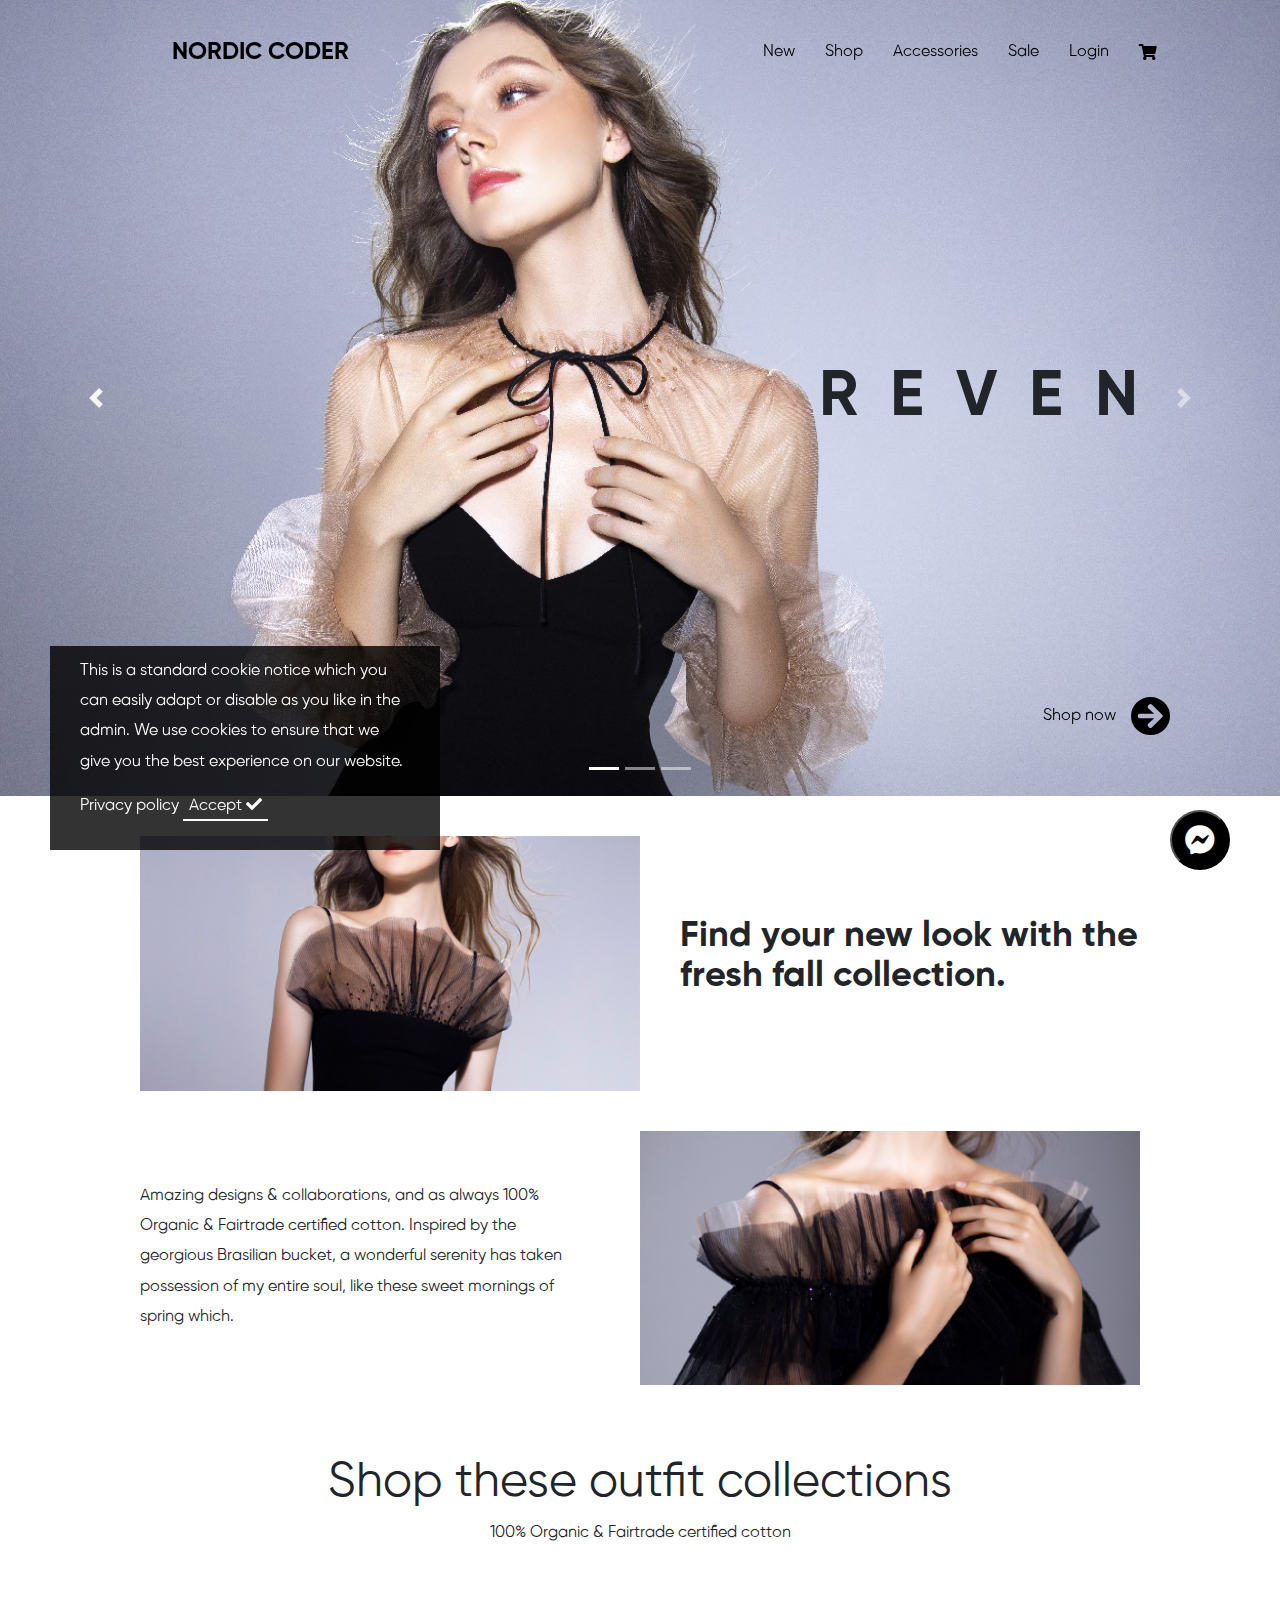
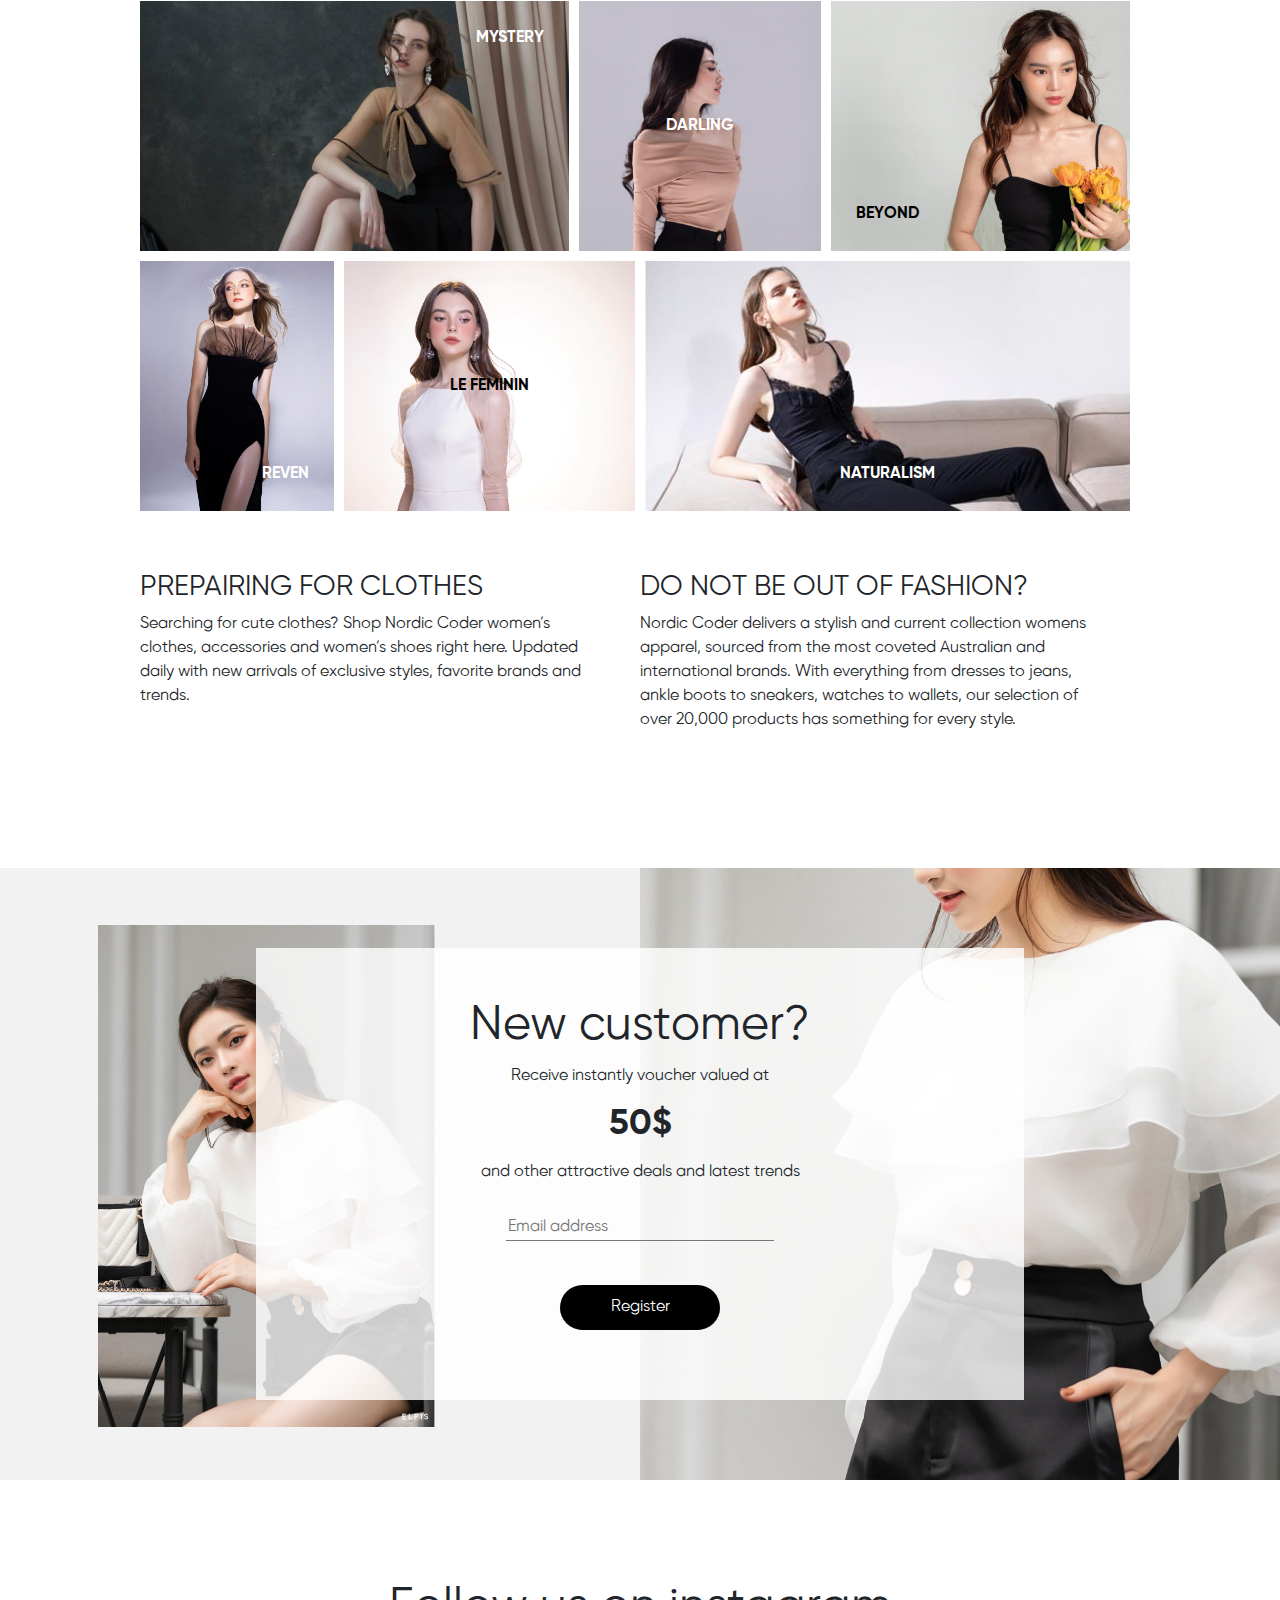
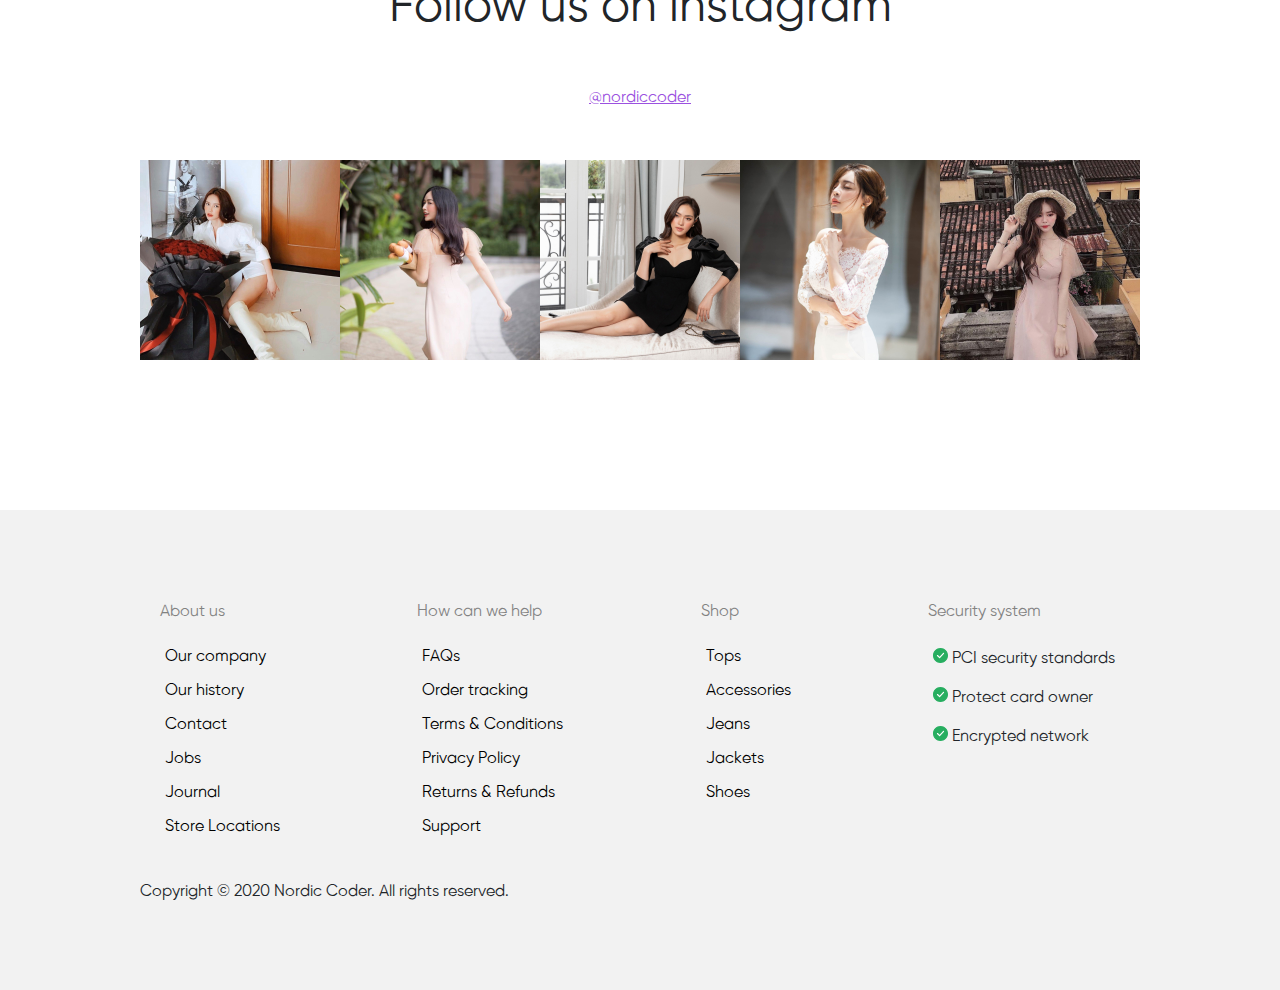
<file: index.html>
<!DOCTYPE html>
<html lang="en">

<head>
    <meta charset="UTF-8">
    <meta name="description"
        content="A page for fashionista of Nordic coder. a news site covering the personalities, events and trends that shape the fashion universe. 50% discount and freeship.">
    <meta name="keywords" content="fashion, outfit,nordic coder, clothings, clothes, show, bag, hat">
    <meta name="author" content="Hieu Nguyen">
    <meta name="viewport" content="width=device-width, initial-scale=1.0">
    <title>Home</title>
    <link href="fontawesome-free-5.14.0-web/css/all.css" rel="stylesheet">
    <!--load font -->
    <link rel="stylesheet" href="css/bootstrap.min.css">
    <script src="js/jquery.min.js"></script>
    <script src="js/popper.min.js"></script>
    <script src="js/bootstrap.min.js"></script>
    <style>
        /* Make the image fully responsive */

        .carousel-inner img {
            width: 100%;
            height: 100%;
        }
    </style>
    <link href="css/style.css" rel="stylesheet">

</head>

<body>

    <div id="demo" class="index-cover-and-nav carousel slide " data-ride="carousel">
        <!-- Menu -->
        <div class="logo-and-navigation section-align">
            <a href="#" class="header-title">NORDIC CODER</a>
            <!-- MAIN MENU -->
            <div>
                <ul class="main-menu">
                    <li>
                        <a href="#">
                            New</a>
                    </li>

                    <li>
                        <a href="listing.html">
                            Shop</a>
                        <!-- MENU CON 1 -->
                        <ul>
                            <li><a href="#">Tops</a></li>
                            <li><a href="#">Accessories</a>
                                <!-- MENU CON 2 -->
                                <ul class="submenu2">
                                    <li><a href="#">Bags</a></li>
                                    <li><a href="#">Hats</a></li>
                                    <li><a href="#">Belts</a></li>
                                </ul>
                                <!-- END- MENU CON 2 -->
                            <li><a href="#">Jeans</a></li>
                            <li><a href="#">Jackets</a></li>
                            <li><a href="#">Shoes</a></li>
                            </a>
                    </li>
                </ul>
                <!-- END- MENU CON 1 -->
                </li>
                <li>
                    <a href="#">Accessories</a>
                </li>
                <li>
                    <a href="#">Sale</a>
                </li>

                <li>
                    <a href="login.html">Login</a>
                </li>

                <li>
                    <a href="#" class="gio-hang">
                        <i class="fas fa-shopping-cart"></i>
                        <p>Chưa có sản phẩm nào trong giỏ hàng</p>
                    </a>
                </li>

                </ul>
            </div>
            <!-- END- MAIN MENU -->
        </div>
        <!-- Indicators -->
        <ul class="carousel-indicators">
            <li data-target="#demo" data-slide-to="0" class="active"></li>
            <li data-target="#demo" data-slide-to="1"></li>
            <li data-target="#demo" data-slide-to="2"></li>
        </ul>

        <!-- The slideshow -->
        <div class="carousel-inner">
            <div class="carousel-item active header-index">
                <p class="banner-title">Reven</p>
            </div>
            <div class="carousel-item header-index">
                <p class="banner-title">Mystery</p>
            </div>
            <div class="carousel-item header-index">
                <p class="banner-title">Darling</p>
            </div>

        </div>

        <!-- Left and right controls -->
        <a class="carousel-control-prev" href="#demo" data-slide="prev">
            <span class="carousel-control-prev-icon"></span>
        </a>
        <a class="carousel-control-next" href="#demo" data-slide="next">
            <span class="carousel-control-next-icon"></span>
        </a>
        <div class="shop-now section-align">
            <a class="black-btn" href="#">Shop now </a>
            <i style="font-size: 40px; vertical-align: middle; padding: 10px;" class="fas fa-arrow-circle-right"></i>
        </div>

    </div>

    <!-- TOPIC PART -->
    <section class="section-align">
        <div class="clearfix index-fall-collection">
            <img style="width: 50%;" class="img-float-left" src="img/index-pic-1.jpg" alt="New look">
            <p
                style="font-size: 36px;font-weight: 700 ;line-height: 40px; margin:20px 0 0 540px;padding-top: 80px; width:50%">
                Find your new look with the fresh fall collection.</p>
        </div>

        <div class="clearfix">
            <img style="width: 50%;" class="img-float-right" src="img/index-pic-2.jpg" alt="New look 2">
            <p style="width: 50%;padding-top:50px;padding-right: 70px; line-height: 30.4px;">Amazing designs &
                collaborations,
                and as always 100% Organic & Fairtrade certified cotton. Inspired by the georgious Brasilian bucket, a
                wonderful serenity has taken possession of my entire soul, like these sweet mornings of spring which.
            </p>
        </div>
    </section>
    <!-- END - TOPIC PART -->

    <!-- SHOP THESE COLLECTION -->
    <section class="section-align shop-these-collection">
        <h2 class="large center">Shop these outfit collections</h2>
        <p class="center" style="padding-bottom:40px ;">100% Organic & Fairtrade certified cotton</p>
        <div class="index-collections">
            <div class="mystery collection">
                <p class="white-text">Mystery</p>
            </div>

            <div class="darling collection">
                <p class="white-text">Darling</p>
            </div>

            <div class="beyond collection">
                <p class="black-text">Beyond</p>
            </div>
        </div>
        <div class="index-collections-row-2">

            <div class="reven collection">
                <p class="white-text">Reven</p>
            </div>

            <div class="le-feminin collection">
                <p class="black-text">Le Feminin</p>
            </div>

            <div class="naturalism collection">
                <p class="white-text">Naturalism</p>
            </div>

        </div>

        <div class="collection-text">
            <div class="collection-text-1">
                <h3>PREPAIRING FOR CLOTHES</h3>
                <p>Searching for cute clothes? Shop Nordic Coder women’s clothes, accessories and women’s shoes right
                    here. Updated daily with new arrivals of exclusive styles, favorite brands and trends.</p>
            </div>
            <div class="collection-text-2">
                <h3>DO NOT BE OUT OF FASHION?</h3>
                <p>Nordic Coder delivers a stylish and current collection womens apparel, sourced from the most coveted
                    Australian and international brands. With everything from dresses to jeans, ankle boots to sneakers,
                    watches to wallets, our selection
                    of over 20,000 products has something for every style.</p>
            </div>
        </div>

    </section>

    <section class="new-customer">
        <div class="new-customer-content">
            <h2 class="large center">New customer?</h2>
            <p>Receive instantly voucher valued at</p>
            <p style="font-size: 36px; font-weight: bold;line-height: 40.14px;">50$</p>
            <p style="margin-bottom: 30px;">and other attractive deals and latest trends</p>
            <form>
                <input type="email" id="email-for-register" placeholder="Email address" required
                    style="border-width: 0 0 1px; background-color: transparent;width: 40%;"><br><br>

                <input type="submit" value="Register" class="black-btn register-btn">
            </form>
        </div>
    </section>

    <section class="center section-align">
        <h2 class="large follow-us">Follow us on instagram</h2>
        <a href="#" id="insta">@nordiccoder</a><br>

        <div class="flex-container insta-all-img">
            <img src="img/index-pic-5-1.jpg" alt="Follow us on instagram pic-1" class="insta-img">
            <img src="img/index-pic-5-2.jpg" alt="Follow us on instagram pic-2" class="insta-img">
            <img src="img/index-pic-5-3.jpg" alt="Follow us on instagram pic-3" class="insta-img">
            <img src="img/index-pic-5-4.jpg" alt="Follow us on instagram pic-4" class="insta-img">
            <img src="img/index-pic-5-5.jpg" alt="Follow us on instagram pic-5" class="insta-img">
    </section>

    <footer>
        <div class="footer-column section-align">
            <!-- About us -->
            <div>
                <p style="color: #828282;">About us</p>
                <ul class="footer-nav">
                    <li><a href="#">Our company</a></li>
                    <li>
                        <a href="#">Our history</a>
                    </li>
                    <li>
                        <a href="contact.html" target="_blank">Contact</a>
                    </li>
                    <li>
                        <a href="#">Jobs</a>
                    </li>
                    <li>
                        <a href="#">Journal</a>
                    </li>
                    <li>
                        <a href="#">Store Locations</a>
                    </li>
                </ul>
            </div>

            <!-- How can we help -->
            <div>
                <p style="color: #828282;">How can we help</p>
                <ul class="footer-nav">
                    <li><a href="#">FAQs</li>
                    <li><a href="#">Order tracking</a></li>
                    <li><a href="#">Terms & Conditions</a></li>
                    <li><a href="#">Privacy Policy</a></li>
                    <li><a href="#">Returns & Refunds</a></li>
                    <li><a href="#">Support</a></li>
                </ul>
            </div>

            <!-- Shop -->
            <div>
                <p style="color: #828282;">Shop</p>
                <ul class="footer-nav">
                    <li><a href="#">Tops</a></li>
                    <li><a href="#">Accessories</a></li>
                    <li><a href="#">Jeans</a></li>
                    <li><a href="#">Jackets</a></li>
                    <li><a href="#">Shoes</a></li>
                </ul>
            </div>

            <!-- Security system -->
            <div>
                <p style="color: #828282;">Security system</p>
                <ul class="tick footer-nav">
                    <li> PCI security standards</li>
                    <li> Protect card owner</li>
                    <li> Encrypted network</li>
                </ul>
            </div>

        </div>
        <div class="section-align">
            <p>Copyright &copy 2020 Nordic Coder. All rights reserved.</p>
        </div>
    </footer>

    <div class="cookie-popup">
        <p class="cookie-info">This is a standard cookie notice which you can easily adapt or disable as you like in the
            admin. We use cookies to ensure that we give you the best experience on our website.</p>
        <div class="cookie-btn">
            <a href="#" style="color: white;">Privacy policy</a>
            <button type="button" class="button-accept">Accept <i class="fas fa-check"></i></button>
        </div>
    </div>
    <button type="button" class="messenger-button black-btn"><i class="fab fa-facebook-messenger"></i></button>
    <div>

    </div>
</body>

</html>
</file>
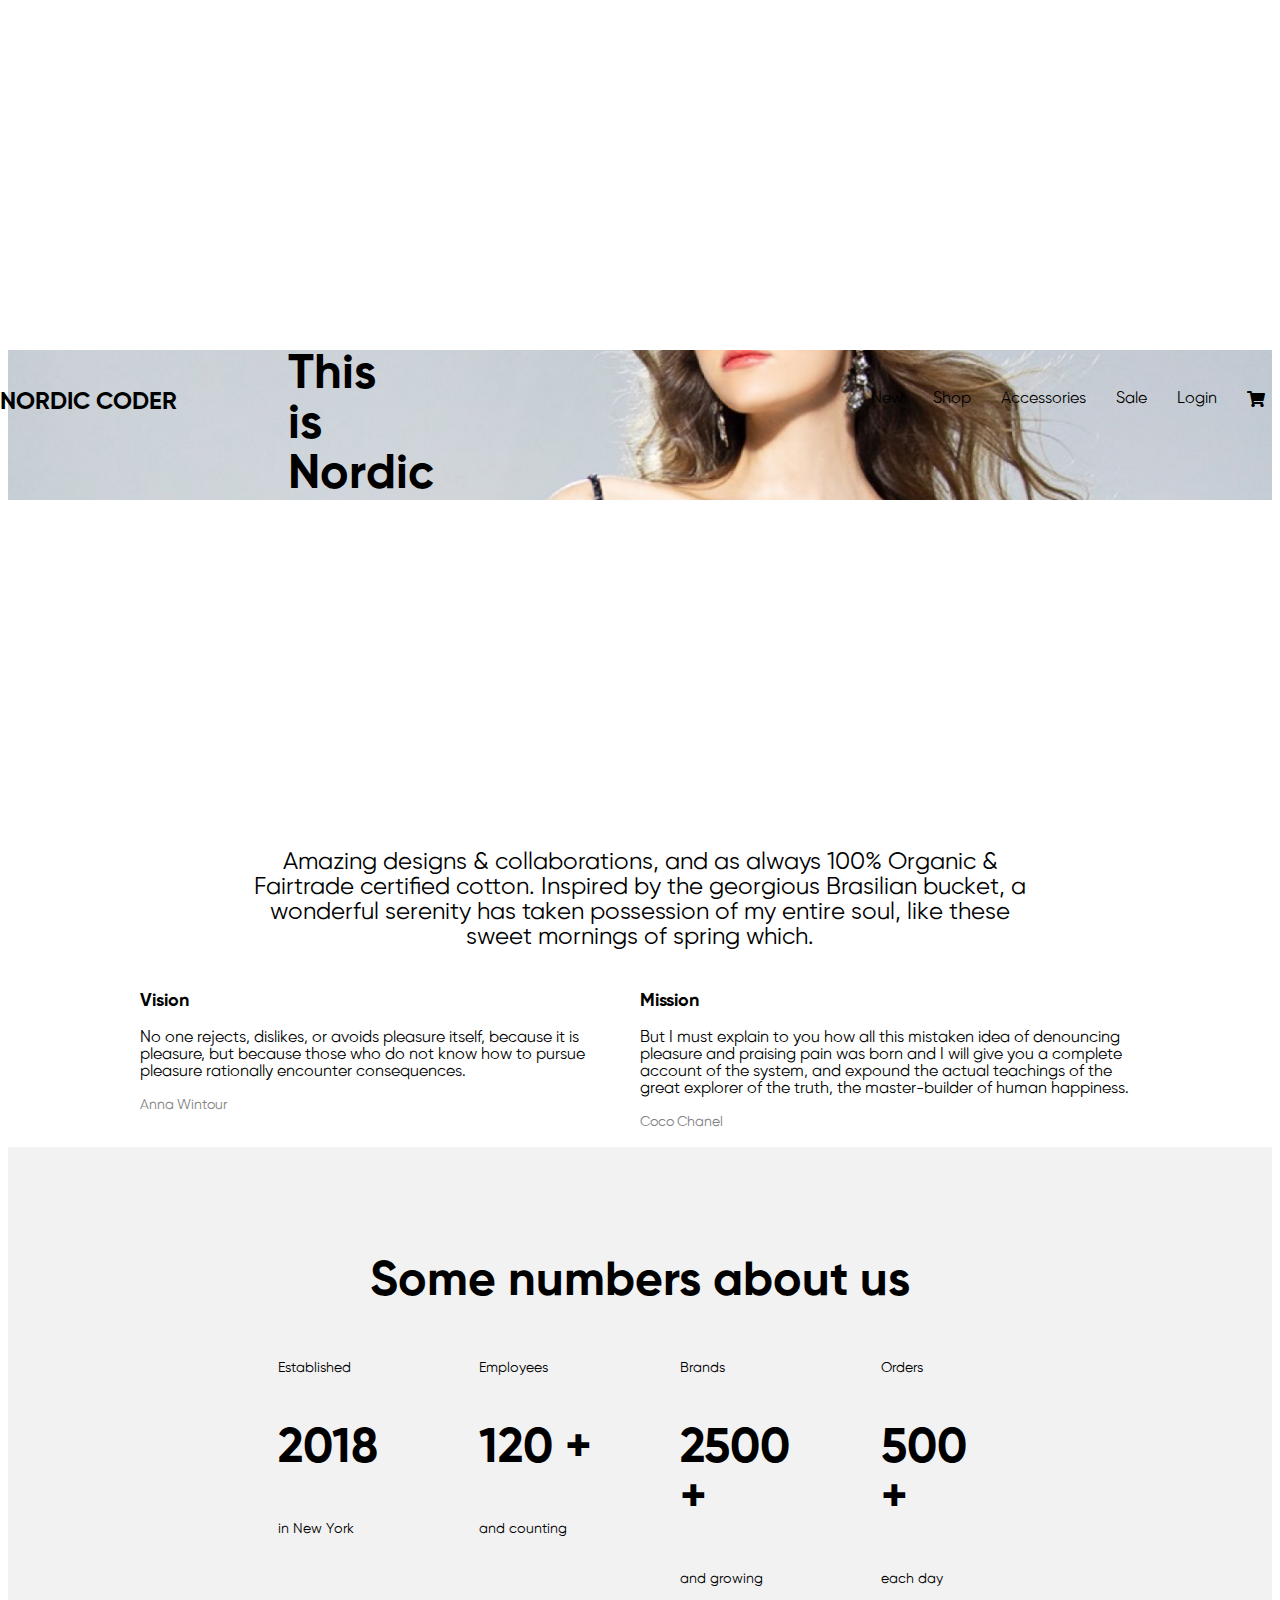
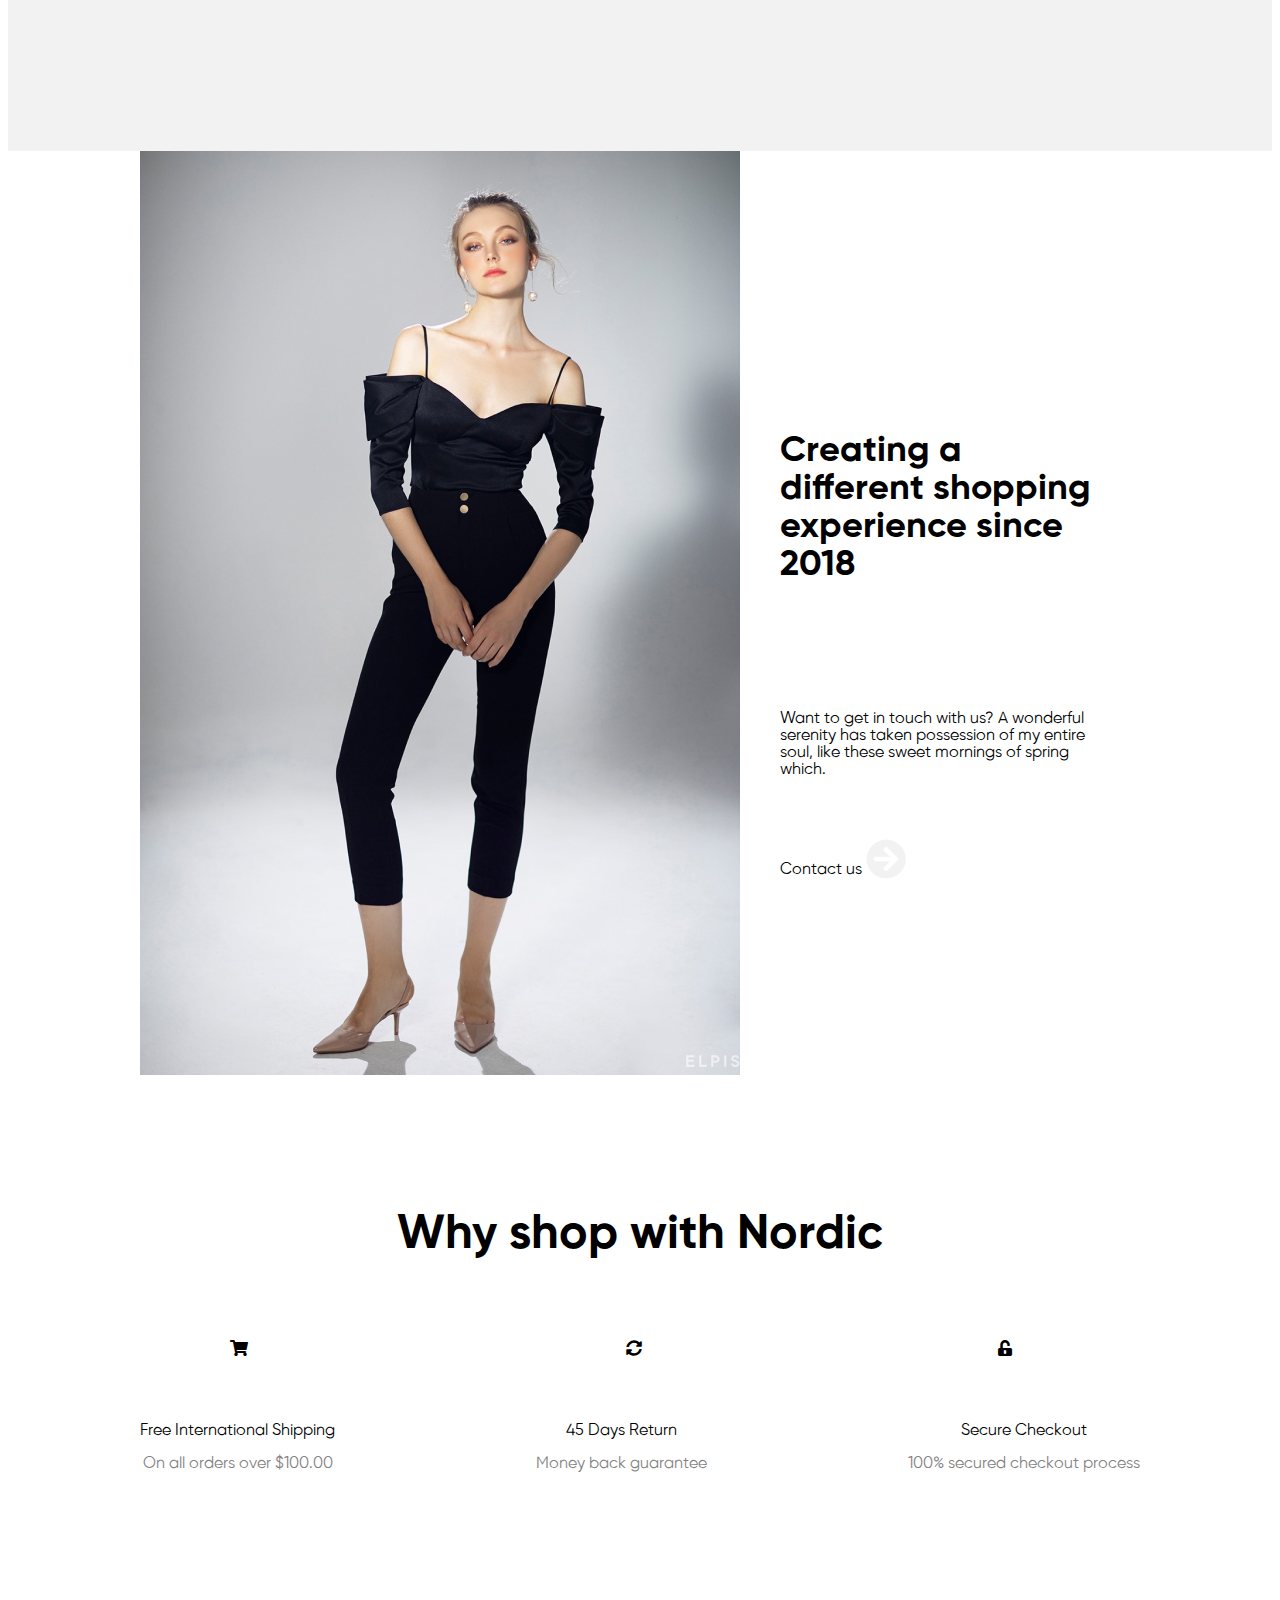
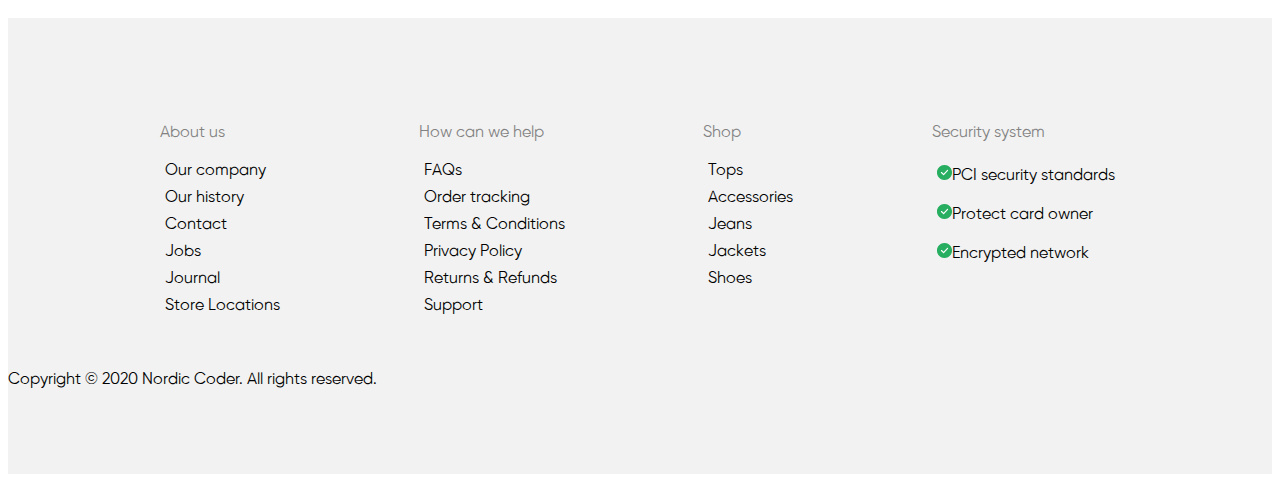
<file: about.html>
<!DOCTYPE html>
<html lang="en">

<head>
    <meta charset="UTF-8">
    <meta name="description" content="A page for fashionista of Nordic coder. a news site covering the personalities, events and trends that shape the fashion universe. 50% discount and freeship.">
    <meta name="keywords" content="fashion, outfit,nordic coder, clothings, clothes, show, bag, hat">
    <meta name="author" content="Hieu Nguyen">
    <meta name="viewport" content="width=device-width, initial-scale=1.0">
    <title>About</title>
    <link href="css/style.css" rel="stylesheet">
    <link href="fontawesome-free-5.14.0-web/css/all.css" rel="stylesheet">
    <style>

    </style>
</head>


<body>
    <!-- UPPER HEADER (LOGO+ NAVIGATION + NAME + ARROWS) -->
    <section class="header-about">
        <div class="logo-and-navigation">
            <a href="#" class="header-title">NORDIC CODER</a>
            <nav class="thanh-navigation">
                <a href="#">New</a>
                <a href="#">Shop</a>
                <a href="#">Accessories</a>
                <a href="#">Sale</a>
                <a href="#">Login</a>
                <a href="#" class="gio-hang">
                    <i class="fas fa-shopping-cart"></i>
                    <p>Chưa có sản phẩm nào trong giỏ hàng</p>
                </a>
            </nav>
        </div>
        <p class="this-is-nordic-title">This is Nordic</p>
    </section>




    <section class="container clearfix">
        <p class="center" style="font-size: 24px;">Amazing designs & collaborations, and as always 100% Organic &<br> Fairtrade certified cotton. Inspired by the georgious Brasilian bucket, a<br> wonderful serenity has taken possession of my entire soul, like these<br> sweet mornings of spring
            which.
        </p>
        <div class="clearfix">
            <div class="vision-mission">
                <p>Vision</p>
                <p>No one rejects, dislikes, or avoids pleasure itself, because it is pleasure, but because those who do not know how to pursue pleasure rationally encounter consequences.</p>
                <p>Anna Wintour</p>
            </div>

            <div class="vision-mission">
                <p>Mission</p>
                <p>But I must explain to you how all this mistaken idea of denouncing pleasure and praising pain was born and I will give you a complete account of the system, and expound the actual teachings of the great explorer of the truth, the master-builder
                    of human happiness.</p>
                <p>Coco Chanel</p>
            </div>
        </div>

    </section>

    <!-- SOME NUMBER ABOUT US -->
    <Section class="some-number-about-us">
        <div class="some-number-about-us-content">
            <h1>Some numbers about us</h1>
            <div class="clearfix">
                <div class="some-number">
                    <p>Established</p>
                    <p class="highlight-number">2018</p>
                    <p>in New York</p>
                </div>

                <div class="some-number">
                    <p>Employees</p>
                    <p class="highlight-number">120 +</p>
                    <p>and counting</p>
                </div>

                <div class="some-number">
                    <p>Brands</p>
                    <p class="highlight-number">2500 +</p>
                    <p>and growing</p>
                </div>

                <div class="some-number">
                    <p>Orders</p>
                    <p class="highlight-number">500 +</p>
                    <p>each day</p>
                </div>
            </div>
    </section>

    <section class="about-experience section-align">

        <div>
            <img src="img/about-pic" alt="Creating a different shopping experience photo">
        </div>

        <div class="experience-column-2">
            <div>
                <h3 style="font-size: 36px; padding: 45px 40px;">Creating a different shopping experience since 2018</h3>
                <p style="padding: 45px 40px;">Want to get in touch with us? A wonderful serenity has taken possession of my entire soul, like these sweet mornings of spring which.</p>
                <a style="padding: 45px 40px;">Contact us <i style="font-size: 40px; color: #F2F2F2;" class="fas fa-arrow-circle-right"></i></a>
            </div>
        </div>
    </section>


    <!-- WHY SHOP WITH NORDIC -->
    <section class="section-align">
        <h1 style="margin-top: 130px;">Why shop with Nordic</h1>
        <div class="reason-part">
            <div class="reason">
                <i class="fas fa-shopping-cart"></i>
                <p>Free International Shipping</p>
                <p>On all orders over $100.00</p>
            </div>

            <div class="reason">
                <i class="fas fa-sync-alt"></i>
                <p>45 Days Return</p>
                <p>Money back guarantee</p>
            </div>

            <div class="reason">
                <i class="fas fa-unlock-alt"></i>
                <p>Secure Checkout</p>
                <p>100% secured checkout process</p>
            </div>
        </div>
    </section>

    <footer>
        <div class="footer-column section-align">
            <!-- About us -->
            <div>
                <p style="color: #828282;">About us</p>
                <ul class="footer-nav">
                    <li><a href="#">Our company</a></li>
                    <li>
                        <a href="#">Our history</a>
                    </li>
                    <li>
                        <a href="#">Contact</a>
                    </li>
                    <li>
                        <a href="#">Jobs</a>
                    </li>
                    <li>
                        <a href="#">Journal</a>
                    </li>
                    <li>
                        <a href="#">Store Locations</a>
                    </li>
                </ul>
            </div>

            <!-- How can we help -->
            <div>
                <p style="color: #828282;">How can we help</p>
                <ul class="footer-nav">
                    <li><a href="#">FAQs</li>
                    <li><a href="#">Order tracking</a></li>
                    <li><a href="#">Terms & Conditions</a></li>
                    <li><a href="#">Privacy Policy</a></li>
                    <li><a href="#">Returns & Refunds</a></li>
                    <li><a href="#">Support</a></li>
                </ul>
            </div>

            <!-- Shop -->
            <div>
                <p style="color: #828282;">Shop</p>
                <ul class="footer-nav">
                    <li><a href="#">Tops</a></li>
                    <li><a href="#">Accessories</a></li>
                    <li><a href="#">Jeans</a></li>
                    <li><a href="#">Jackets</a></li>
                    <li><a href="#">Shoes</a></li>
                </ul>
            </div>

            <!-- Security system -->
            <div>
                <p style="color: #828282;">Security system</p>
                <ul class="tick footer-nav">
                    <li>PCI security standards</li>
                    <li>Protect card owner</li>
                    <li>Encrypted network</li>
                </ul>
            </div>

        </div>
        <p>Copyright &copy 2020 Nordic Coder. All rights reserved.</p>
    </footer>
</body>

</html>
</file>
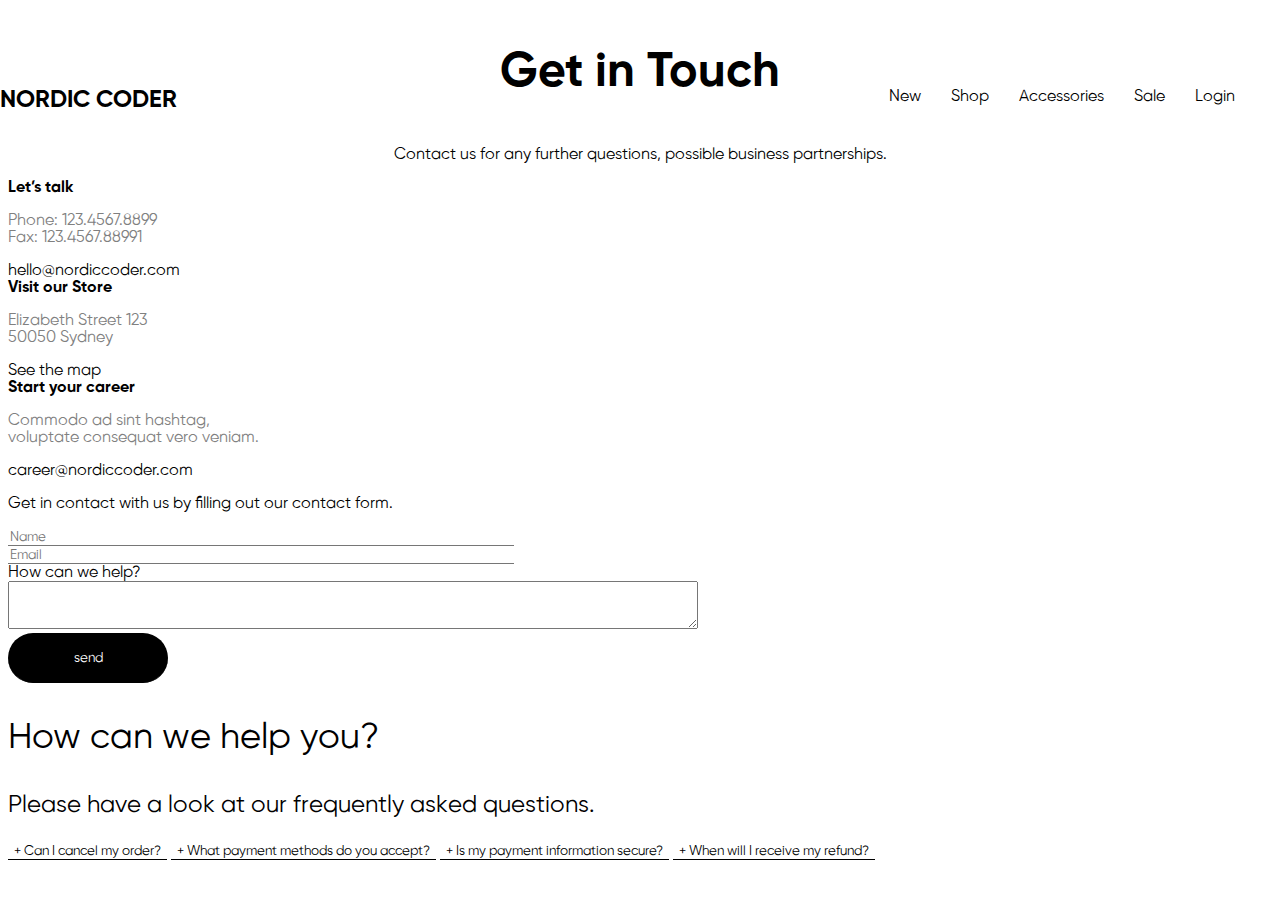
<file: contact.html>
<!DOCTYPE html>
<html lang="en">

<head>
    <meta charset="UTF-8">
    <meta name="description" content="A page for fashionista of Nordic coder. a news site covering the personalities, events and trends that shape the fashion universe. 50% discount and freeship.">
    <meta name="keywords" content="fashion, outfit,nordic coder, clothings, clothes, show, bag, hat">
    <meta name="author" content="Hieu Nguyen">
    <meta name="viewport" content="width=device-width, initial-scale=1.0">
    <title>Contact</title>
    <link href="css/style.css" rel="stylesheet">
    <style>
        .title p:first-child {
            font-size: 24px;
        }
        
        .title p:nth-child(2) {
            color: grey;
            font-size: 16px;
        }
        
        .tick-plus::before {
            content: "+ ";
        }
        
        .tick-plus {
            background-color: transparent;
        }
        
        button {
            border-style: none none solid;
            border-width: 1px;
        }
    </style>
</head>

<body>
    <!-- THANH NAVIGATION -->
    <!-- THANH NAVIGATION -->
    <div class="logo-and-navigation">
        <a href="#" class="header-title">NORDIC CODER</a>
        <nav class="thanh-navigation">
            <a href="#">New</a>
            <a href="#">Shop</a>
            <a href="#">Accessories</a>
            <a href="#">Sale</a>
            <a href="#">Login</a>
            <a href="#" class="gio-hang">
                <i class="fas fa-shopping-cart"></i>
                <p>Chưa có sản phẩm nào trong giỏ hàng</p>
            </a>
        </nav>
    </div>

    <p style="text-align: center; font-size: 48px; font-weight: bold;">Get in Touch</p>
    <p style="text-align: center; font-size: 16px;">Contact us for any further questions, possible business partnerships.</p>
    <div class="title">
        <b>Let’s talk</b>
        <p>Phone: 123.4567.8899<br> Fax: 123.4567.88991</p>
        <!-- tạo một đường dẫn có email -->
        <a href="mailto:hello@nordiccoder.com">hello@nordiccoder.com</a>
    </div>

    <div class="title">
        <b>Visit our Store</b>
        <p>Elizabeth Street 123<br> 50050 Sydney</p>
        <a href="#">See the map</a>
    </div>

    <div class="title">
        <b>Start your career</b>
        <p>Commodo ad sint hashtag,<br> voluptate consequat vero veniam.</p>
        <a href="mailto:career@nordiccoder.com">career@nordiccoder.com</a>
    </div>

    <p>Get in contact with us by filling out our contact form.</p>
    <form autocomplete="on">
        <input type="text" name="name" placeholder="Name"><br>
        <input type="text" name="email" placeholder="Email"><br>
        <label for="how-can-i-help" type="text" name="how-can-i-help" placeholder="How can we help?">How can we help?</label><br>
        <textarea name="how-can-i-help" rows="3" cols="92"></textarea><br>
        <input type="submit" value="send" class="conntact-submit-btn black-btn"><br>
    </form>

    <p style="font-size: 36px;">How can we help you?</p>
    <p style="font-size: 24px">Please have a look at our frequently asked questions.</p>

    <div>
        <button type="button" class="tick-plus">Can I cancel my order?</button>
        <button type="button" class="tick-plus">What payment methods do you accept?</button>
        <button type="button" class="tick-plus">Is my payment information secure?</button>
        <button type="button" class="tick-plus">When will I receive my refund?</button>
    </div>

</body>

</html>
</file>
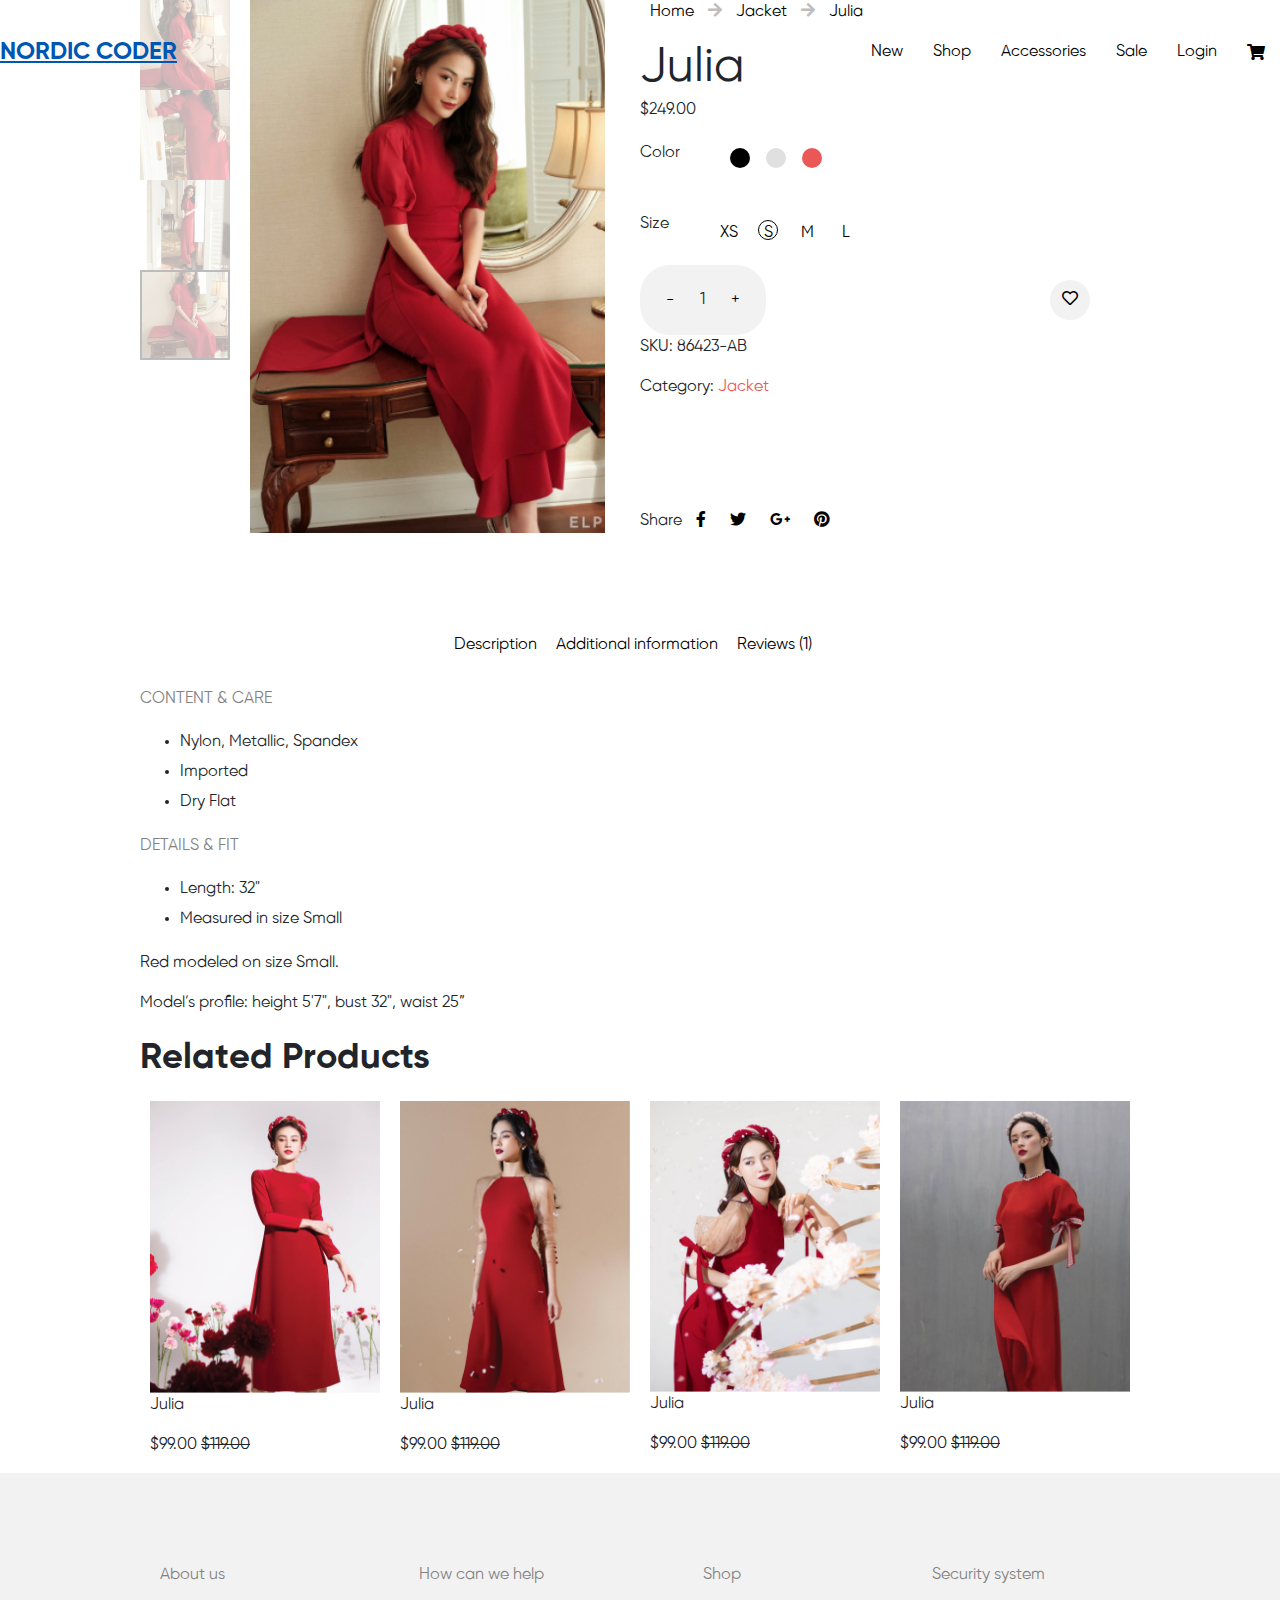
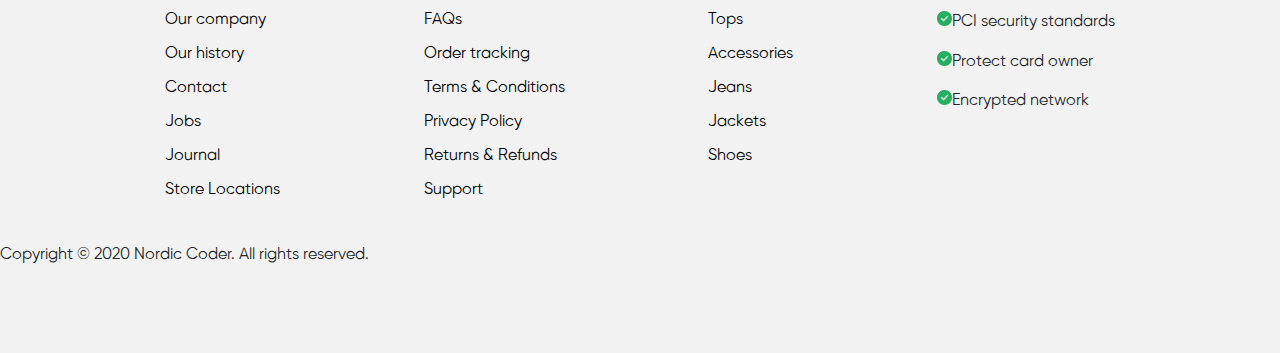
<file: detail-old.html>
<!DOCTYPE html>
<html lang="en">

<head>
    <meta charset="UTF-8">
    <meta name="viewport" content="width=device-width, initial-scale=1.0">
    <title>Detail</title>
    <link href="fontawesome-free-5.14.0-web/css/all.css" rel="stylesheet">
    <link href="css/style.css" rel="stylesheet">
    <link rel="stylesheet" href="https://maxcdn.bootstrapcdn.com/bootstrap/4.5.2/css/bootstrap.min.css">
    <script src="https://ajax.googleapis.com/ajax/libs/jquery/3.5.1/jquery.min.js"></script>
    <script src="https://cdnjs.cloudflare.com/ajax/libs/popper.js/1.16.0/umd/popper.min.js"></script>
    <script src="https://maxcdn.bootstrapcdn.com/bootstrap/4.5.2/js/bootstrap.min.js"></script>

    <style>

    </style>
</head>

<body>
    <!-- THANH NAVIGATION -->
    <div class="logo-and-navigation">
        <a href="#" class="header-title">NORDIC CODER</a>
        <nav class="thanh-navigation">
            <a href="#">New</a>
            <a href="#">Shop</a>
            <a href="#">Accessories</a>
            <a href="#">Sale</a>
            <a href="#">Login</a>
            <a href="#" class="gio-hang">
                <i class="fas fa-shopping-cart"></i>
                <p>Chưa có sản phẩm nào trong giỏ hàng</p>
            </a>
        </nav>
    </div>


    <div class="detail-thumbnail-product-columm section-align">
        <div class="detail-column-1">
            <img class="thumbnail" src="img/detail-thumbnail-1.jpg" alt="detail thumbnail 1">
            <img class="thumbnail" src="img/detail-thumbnail-2.jpg" alt="detail thumbnail 2">
            <img class="thumbnail" src="img/detail-thumbnail-3.jpg" alt="detail thumbnail 3">
            <img class="thumbnail-selected thumbnail" src="img/detail-thumbnail-4.jpg" alt="detail thumbnail 4">
        </div>
        <div class="detail-column-2">
            <img class="active-thumbnail" src="img/detail-active-thumbnail.jpg" alt="active-thumbnail">
        </div>

        <div class="detail-column-3">
            <div class="detail-product-info">
                <p class="link-path">
                    <a href="#">Home </a> <i style="color: #BDBDBD;" class="fas fa-arrow-right"></i>
                    <a href="#">Jacket </a> <i style="color: #BDBDBD;" class="fas fa-arrow-right"></i>
                    <a href="#">Julia</a>
                </p>

                <h2 style="font-size: 48px;margin: 0;">Julia</h2>
                <p style="margin: 0;">$249.00</p>

                <div class="detail-select-color">
                    <p>Color</p>
                    <div class="filter-by-color" style="margin: 20px 50px;">
                        <button type="button" class="filter-color" style="background-color: black;"></button>
                        <button type="button" class="filter-color" style="background-color: #E0E0E0;"></button>
                        <button type="button" class="filter-color" style="background-color: #EB5757;"></button>
                    </div>
                </div>

                <div class="detail-select-size">
                    <p>Size</p>
                    <div style="margin: 20px 50px;">
                        <button type="button" class="button-filter-tron">XS</button>
                        <button type="button" class="button-filter-tron selected-button-filter">S</button>
                        <button type="button" class="button-filter-tron">M</button>
                        <button type="button" class="button-filter-tron">L</button>
                    </div>
                </div>

                <div class="detail-select-quantity">

                    <div class="quantity">
                        <button type="button"> - </button>
                        <p style="margin: 0;padding: 10px 0px;">1</p>
                        <button type="button"> + </button>
                    </div>

                    <a href="#" class="add-to-cart-btn" style="margin: 15px 50px;">Add to cart <i style="font-size: 40px;" class="fas fa-arrow-circle-right"></i></a>

                    <button style="margin: 15px 50px;" type="button" class="favorite-btn"><i class="far fa-heart"></i></button>
                </div>

                <p>SKU: 86423-AB</p>
                <p>Category: <a href="#" style="color: #EB5757;">Jacket</a></p>
            </div>

            <div class="detail-share">
                <p style="margin: 0;">Share
                    <a class="share-social" href="#"><i class="fab fa-facebook-f"></i></a>
                    <a class="share-social" href="#"><i class="fab fa-twitter"></i></a>
                    <a class="share-social" href="#"><i class="fab fa-google-plus-g"></i></a>
                    <a class="share-social" href="#"><i class="fab fa-pinterest"></i></a>
                </p>
            </div>
        </div>
    </div>

    <section class="section-align">
        <p class="detail-product">
            <a href="#">Description</a>
            <a href="#">Additional information</a>
            <a href="#">Reviews (1)</a>
        </p>

        <p class="grey">CONTENT & CARE</p>
        <ul style="line-height: 30.4px;font-weight: 500;">
            <li>Nylon, Metallic, Spandex</li>
            <li>Imported</li>
            <li>Dry Flat</li>
        </ul>

        <p class="grey">DETAILS & FIT</p>
        <ul style="line-height: 30.4px;font-weight: 500;">
            <li>Length: 32"</li>
            <li>Measured in size Small</li>
        </ul>
        <p>Red modeled on size Small.</p>
        <p>Model’s profile: height 5'7", bust 32", waist 25”</p>
    </section>


    <section class="section-align">
        <p style="font-weight: bold; font-size: 36px;">Related Products</p>
        <div class="clearfix">
            <div class="related-product">
                <img src="img/detail-related-product-1.jpg" alt="Related Product 1">
                <p>Julia</p>
                <p>$99.00 <span class="old-price">$119.00</span></p>
            </div>

            <div class="related-product">
                <img src="img/detail-related-product-2.jpg" alt="Related Product 2">
                <p>Julia</p>
                <p>$99.00 <span class="old-price">$119.00</span></p>
            </div>

            <div class="related-product">
                <img src="img/detail-related-product-3.jpg" alt="Related Product 3">
                <p>Julia</p>
                <p>$99.00 <span class="old-price">$119.00</span></p>
            </div>

            <div class="related-product">
                <img src="img/detail-related-product-4.jpg" alt="Related Product 4">
                <p>Julia</p>
                <p>$99.00 <span class="old-price">$119.00</span></p>
            </div>
        </div>
    </section>

    <footer>
        <div class="footer-column section-align">
            <!-- About us -->
            <div>
                <p style="color: #828282;">About us</p>
                <ul class="footer-nav">
                    <li><a href="#">Our company</a></li>
                    <li>
                        <a href="#">Our history</a>
                    </li>
                    <li>
                        <a href="#">Contact</a>
                    </li>
                    <li>
                        <a href="#">Jobs</a>
                    </li>
                    <li>
                        <a href="#">Journal</a>
                    </li>
                    <li>
                        <a href="#">Store Locations</a>
                    </li>
                </ul>
            </div>

            <!-- How can we help -->
            <div>
                <p style="color: #828282;">How can we help</p>
                <ul class="footer-nav">
                    <li><a href="#">FAQs</li>
                    <li><a href="#">Order tracking</a></li>
                    <li><a href="#">Terms & Conditions</a></li>
                    <li><a href="#">Privacy Policy</a></li>
                    <li><a href="#">Returns & Refunds</a></li>
                    <li><a href="#">Support</a></li>
                </ul>
            </div>

            <!-- Shop -->
            <div>
                <p style="color: #828282;">Shop</p>
                <ul class="footer-nav">
                    <li><a href="#">Tops</a></li>
                    <li><a href="#">Accessories</a></li>
                    <li><a href="#">Jeans</a></li>
                    <li><a href="#">Jackets</a></li>
                    <li><a href="#">Shoes</a></li>
                </ul>
            </div>

            <!-- Security system -->
            <div>
                <p style="color: #828282;">Security system</p>
                <ul class="tick footer-nav">
                    <li>PCI security standards</li>
                    <li>Protect card owner</li>
                    <li>Encrypted network</li>
                </ul>
            </div>

        </div>
        <p>Copyright &copy 2020 Nordic Coder. All rights reserved.</p>
    </footer>

</body>

</html>
</file>
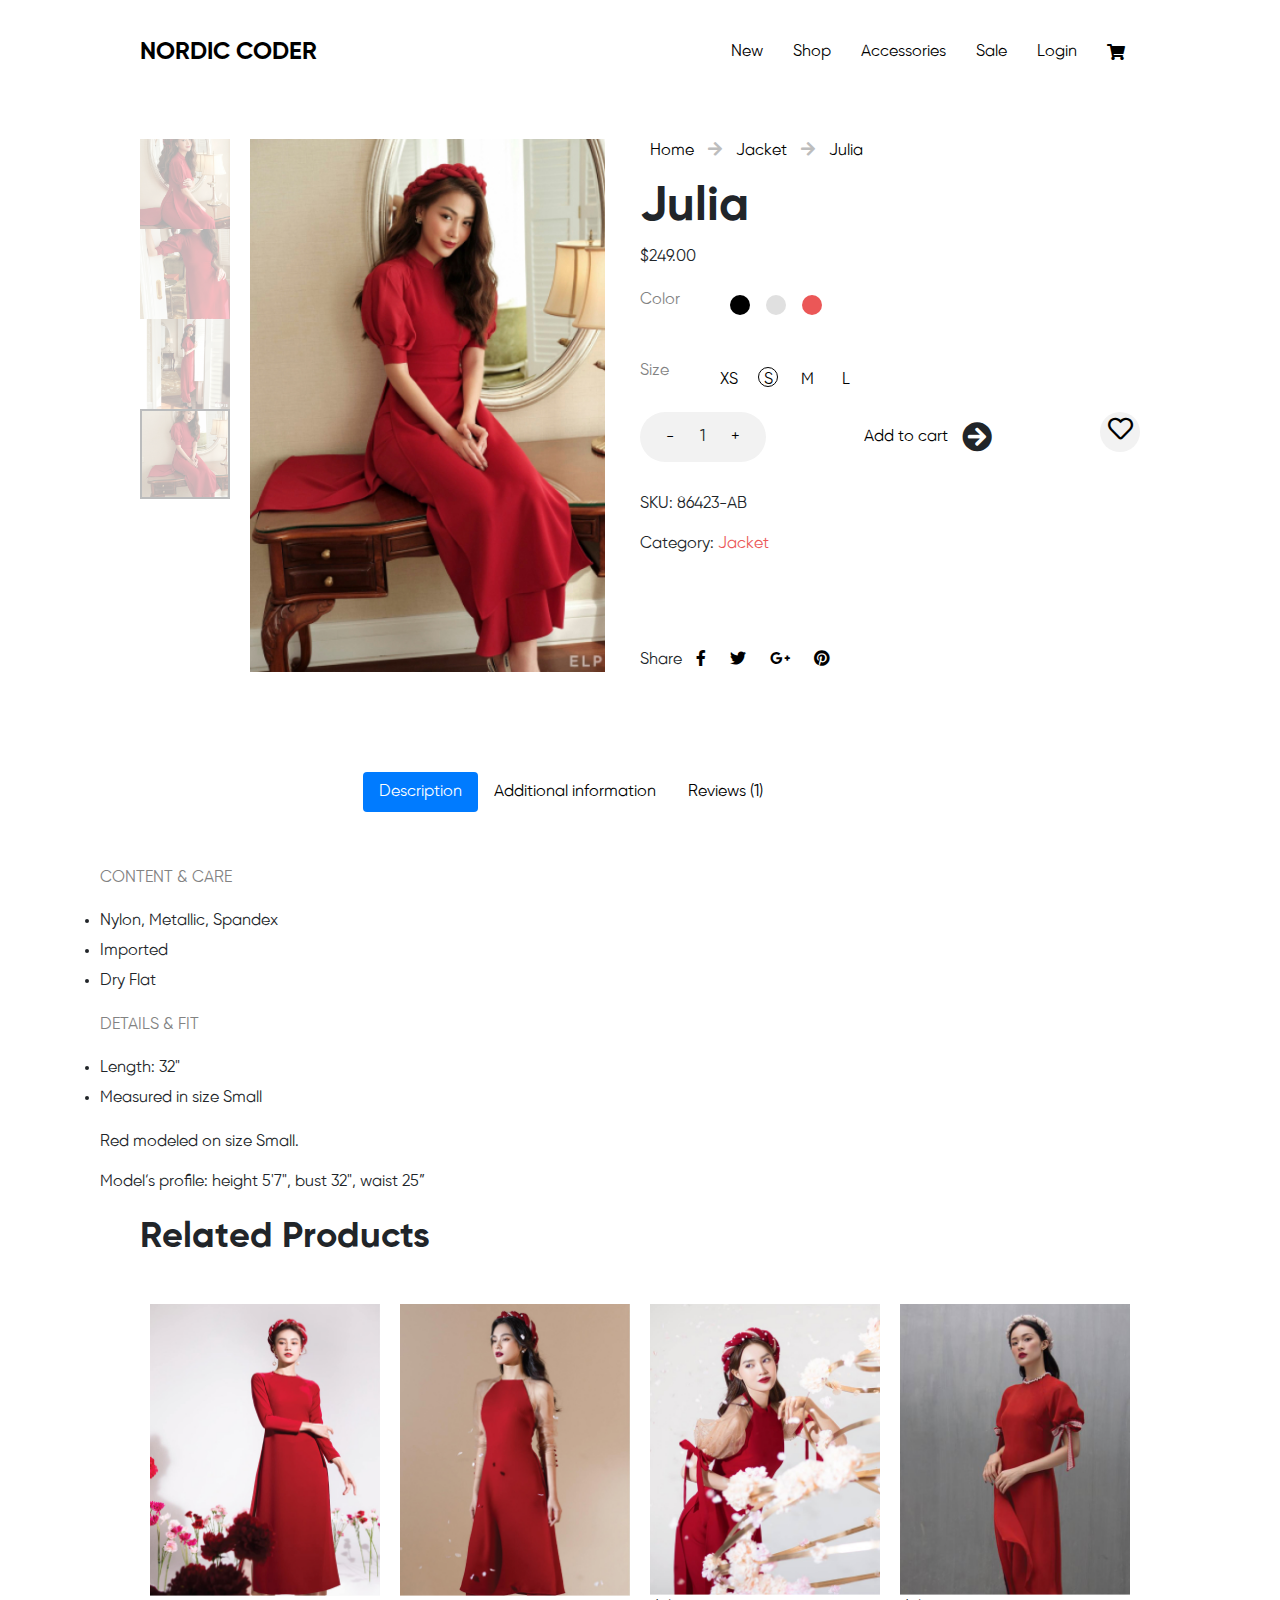
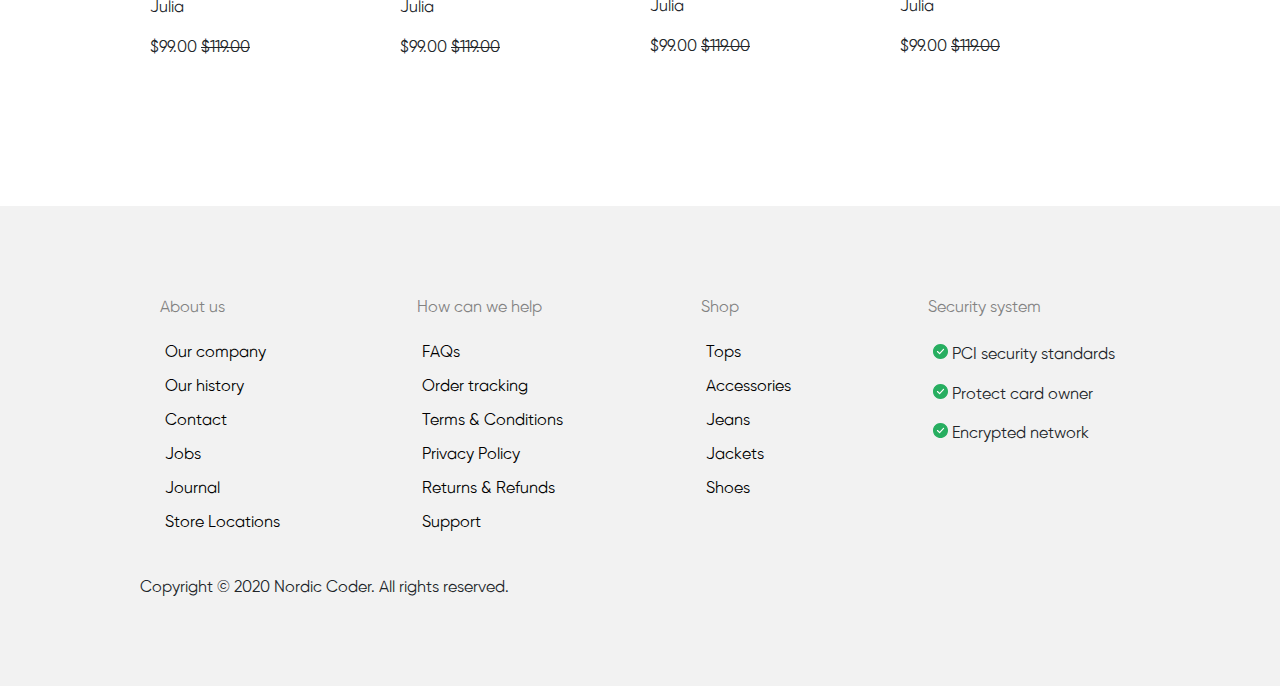
<file: detail.html>
<!DOCTYPE html>
<html lang="en">

<head>
    <meta charset="UTF-8">
    <meta name="description" content="A page for fashionista of Nordic coder. a news site covering the personalities, events and trends that shape the fashion universe. 50% discount and freeship.">
    <meta name="keywords" content="fashion, outfit,nordic coder, clothings, clothes, show, bag, hat">
    <meta name="author" content="Hieu Nguyen">
    <meta name="viewport" content="width=device-width, initial-scale=1.0">
    <title>Detail</title>
    <link href="fontawesome-free-5.14.0-web/css/all.css" rel="stylesheet">
    <link href="css/style.css" rel="stylesheet">
    <link rel="stylesheet" href="https://maxcdn.bootstrapcdn.com/bootstrap/4.5.2/css/bootstrap.min.css">
    <script src="https://ajax.googleapis.com/ajax/libs/jquery/3.5.1/jquery.min.js"></script>
    <script src="https://cdnjs.cloudflare.com/ajax/libs/popper.js/1.16.0/umd/popper.min.js"></script>
    <script src="https://maxcdn.bootstrapcdn.com/bootstrap/4.5.2/js/bootstrap.min.js"></script>
    <style>
        .logo-and-navigation {
            position: static;
            z-index: 1;
            margin-bottom: 60px;
        }
    </style>
</head>

<body>
    <!-- THANH NAVIGATION -->
    <!-- Menu -->
    <div class="logo-and-navigation section-align">
        <a href="#" class="header-title">NORDIC CODER</a>
        <!-- MAIN MENU -->
        <div>
            <ul class="main-menu">
                <li>
                    <a href="#">
                        New</a>
                </li>

                <li>
                    <a href="listing.html">
                        Shop</a>
                    <!-- MENU CON 1 -->
                    <ul>
                        <li><a href="#">Tops</a></li>
                        <li><a href="#">Accessories</a>
                            <!-- MENU CON 2 -->
                            <ul class="submenu2">
                                <li><a href="#">Bags</a></li>
                                <li><a href="#">Hats</a></li>
                                <li><a href="#">Belts</a></li>
                            </ul>
                            <!-- END- MENU CON 2 -->
                        <li><a href="#">Jeans</a></li>
                        <li><a href="#">Jackets</a></li>
                        <li><a href="#">Shoes</a></li>
                        </a>
                </li>
            </ul>
            <!-- END- MENU CON 1 -->
            </li>
            <li>
                <a href="#">Accessories</a>
            </li>
            <li>
                <a href="#">Sale</a>
            </li>

            <li>
                <a href="login.html">Login</a>
            </li>

            <li>
                <a href="#" class="gio-hang">
                    <i class="fas fa-shopping-cart"></i>
                    <p>Chưa có sản phẩm nào trong giỏ hàng</p>
                </a>
            </li>

            </ul>
        </div>
        <!-- END- MAIN MENU -->
    </div>


    <div class="detail-thumbnail-product-columm section-align">
        <div class="detail-column-1">
            <img class="thumbnail" src="img/detail-thumbnail-1.jpg" alt="detail thumbnail 1">
            <img class="thumbnail" src="img/detail-thumbnail-2.jpg" alt="detail thumbnail 2">
            <img class="thumbnail" src="img/detail-thumbnail-3.jpg" alt="detail thumbnail 3">
            <img class="thumbnail-selected thumbnail" src="img/detail-thumbnail-4.jpg" alt="detail thumbnail 4">
        </div>
        <div class="detail-column-2">
            <img class="active-thumbnail" src="img/detail-active-thumbnail.jpg" alt="active-thumbnail">
        </div>

        <div class="detail-column-3">
            <div class="detail-product-info">
                <p class="link-path">
                    <a href="#">Home </a> <i style="color: #BDBDBD;" class="fas fa-arrow-right"></i>
                    <a href="#">Jacket </a> <i style="color: #BDBDBD;" class="fas fa-arrow-right"></i>
                    <a href="#">Julia</a>
                </p>

                <h2 style="font-size: 48px;font-weight: bold;">Julia</h2>
                <p style="margin: 0;">$249.00</p>

                <div class="detail-select-color">
                    <p style="color: #828282;font-weight: 500;">Color</p>
                    <div class="filter-by-color" style="margin: 20px 50px;">
                        <button type="button" class="filter-color" style="background-color: black;"></button>
                        <button type="button" class="filter-color" style="background-color: #E0E0E0;"></button>
                        <button type="button" class="filter-color" style="background-color: #EB5757;"></button>
                    </div>
                </div>

                <div class="detail-select-size">
                    <p style="color: #828282;font-weight: 500;">Size</p>
                    <div style="margin: 20px 50px;">
                        <button type="button" class="button-filter-tron">XS</button>
                        <button type="button" class="button-filter-tron selected-button-filter">S</button>
                        <button type="button" class="button-filter-tron">M</button>
                        <button type="button" class="button-filter-tron">L</button>
                    </div>
                </div>

                <div class="detail-select-quantity">

                    <div class="quantity">
                        <button type="button"> - </button>
                        <!-- <form style="margin-right: 10px;padding: 10px 10px;">
                            <input type="number" name="quantity" min="1" max="10">
                        </form> -->

                        <p style="margin: 0;padding: 10px 0px;">1</p>
                        <button type="button"> + </button>
                    </div>

                    <div class="add-to-cart">
                        <a href="#">Add to cart </a>
                        <i style="font-size: 30px; vertical-align: middle; padding: 10px;" class="fas fa-arrow-circle-right"></i>
                    </div>

                    <button style="font-size: 25px;vertical-align: middle;" type="button" class="favorite-btn"><i class="far fa-heart"></i></button>
                </div>

                <p style="margin-top: 30px;">SKU: 86423-AB</p>
                <p>Category: <a href="#" style="color: #EB5757;">Jacket</a></p>
            </div>

            <div class="detail-share">
                <p style="margin: 0;">Share
                    <a class="share-social" href="#"><i class="fab fa-facebook-f"></i></a>
                    <a class="share-social" href="#"><i class="fab fa-twitter"></i></a>
                    <a class="share-social" href="#"><i class="fab fa-google-plus-g"></i></a>
                    <a class="share-social" href="#"><i class="fab fa-pinterest"></i></a>
                </p>
            </div>
        </div>
    </div>

    <!-- BOOTSTRAP - Toggleable Pills -->
    <section class="container">
        <!-- Nav pills -->
        <ul class="nav nav-pills" style="padding-left:25% ;" role="tablist">
            <li class="nav-item">
                <a class="nav-link active" data-toggle="pill" href="#description">Description</a>
            </li>
            <li class="nav-item">
                <a class="nav-link" data-toggle="pill" href="#additional-information">Additional information</a>
            </li>
            <li class="nav-item">
                <a class="nav-link" data-toggle="pill" href="#reviews">Reviews (1)</a>
            </li>
        </ul>

        <!-- Tab panes -->
        <div class="tab-content">
            <div id="description" class="container tab-pane active section-align"><br>

                <p class="grey">CONTENT & CARE</p>
                <ul style="line-height: 30.4px;font-weight: 500; padding-inline-start: 0;">
                    <li>Nylon, Metallic, Spandex</li>
                    <li>Imported</li>
                    <li>Dry Flat</li>
                </ul>

                <p class="grey">DETAILS & FIT</p>
                <ul style="line-height: 30.4px;font-weight: 500;padding-inline-start: 0;">
                    <li>Length: 32"</li>
                    <li>Measured in size Small</li>
                </ul>
                <p>Red modeled on size Small.</p>
                <p>Model’s profile: height 5'7", bust 32", waist 25”</p>

            </div>
            <div id="additional-information" class="container tab-pane fade"><br>
                <h3>Product detail</h3>
                <p>Made of 95% Rayon, 5% Spandex, this random floral print versatile summer dress is stretchy, silky ,soft and flowy, no shrink or wrinkle, wash on cold and hang to dry. Hugs you in all the right place , comfortable and lightweight to wear it day or night.<br><br>
                    This basic swing tunic dress is perfect for layering in the fall or winter with scarf and leggings and chilly summer monsoon or spring days with sandals or sneakers. Easy to just throw on for lounging around the house or running errands, with a cardigan in air conditioning office or school pictures, for a date night or evening out with a cute pair of heels and fabulous necklace, for a beach vacation over swimsuit cover up or bathing salon.<br><br>
                    Size:X-Small/ US 2-4,Small/US 4-6,Medium/US 8-10,Large/US 12-14,X-Large/US 16-18,XX-Large/US 20-22,XXX-Large/US 24.Approx. Length (shoulder to bottom hem): X-Small: 31.1", Small: 31.9", Medium: 32.7", Large: 33.5", X-Large: 34.3", XX-Large: 34.6". Model is 5"5, 32 B bust, size 2/47 pants, size small top and is wearing a size small.<br><br>
                    Features: round neckline (no necklace included), long sleeve,elastic band at waist, two side-seam pockets which deep enough for a card or a lip balm, above knee length, irregular hem.<br><br>
                    Guaranteed quality with hassle free return or exchange, you are backed by 30 day replacement and money back guarantee, either you love the product or you are entitled to a 100% refund.</p>
            </div>
            <div id="reviews" class="container tab-pane fade"><br>
                <h3>Custommers told about us</h3>
                <p>I recommend trying the small. <i>By C Kanight </i></p>
            </div>
        </div>
    </section>


    <section class="section-align">
        <p style="font-weight: bold; font-size: 36px;">Related Products</p>
        <div class="clearfix" style="margin-top: 40px;margin-bottom: 130px;">
            <div class="related-product">
                <img src="img/detail-related-product-1.jpg" alt="Related Product 1">
                <p>Julia</p>
                <p>$99.00 <span class="old-price">$119.00</span></p>
            </div>

            <div class="related-product">
                <img src="img/detail-related-product-2.jpg" alt="Related Product 2">
                <p>Julia</p>
                <p>$99.00 <span class="old-price">$119.00</span></p>
            </div>

            <div class="related-product">
                <img src="img/detail-related-product-3.jpg" alt="Related Product 3">
                <p>Julia</p>
                <p>$99.00 <span class="old-price">$119.00</span></p>
            </div>

            <div class="related-product">
                <img src="img/detail-related-product-4.jpg" alt="Related Product 4">
                <p>Julia</p>
                <p>$99.00 <span class="old-price">$119.00</span></p>
            </div>
        </div>
    </section>

    <footer>
        <div class="footer-column section-align">
            <!-- About us -->
            <div>
                <p style="color: #828282;">About us</p>
                <ul class="footer-nav">
                    <li><a href="#">Our company</a></li>
                    <li>
                        <a href="#">Our history</a>
                    </li>
                    <li>
                        <a href="contact.html" target="_blank">Contact</a>
                    </li>
                    <li>
                        <a href="#">Jobs</a>
                    </li>
                    <li>
                        <a href="#">Journal</a>
                    </li>
                    <li>
                        <a href="#">Store Locations</a>
                    </li>
                </ul>
            </div>

            <!-- How can we help -->
            <div>
                <p style="color: #828282;">How can we help</p>
                <ul class="footer-nav">
                    <li><a href="#">FAQs</li>
                    <li><a href="#">Order tracking</a></li>
                    <li><a href="#">Terms & Conditions</a></li>
                    <li><a href="#">Privacy Policy</a></li>
                    <li><a href="#">Returns & Refunds</a></li>
                    <li><a href="#">Support</a></li>
                </ul>
            </div>

            <!-- Shop -->
            <div>
                <p style="color: #828282;">Shop</p>
                <ul class="footer-nav">
                    <li><a href="#">Tops</a></li>
                    <li><a href="#">Accessories</a></li>
                    <li><a href="#">Jeans</a></li>
                    <li><a href="#">Jackets</a></li>
                    <li><a href="#">Shoes</a></li>
                </ul>
            </div>

            <!-- Security system -->
            <div>
                <p style="color: #828282;">Security system</p>
                <ul class="tick footer-nav">
                    <li> PCI security standards</li>
                    <li> Protect card owner</li>
                    <li> Encrypted network</li>
                </ul>
            </div>

        </div>
        <div class="section-align">
            <p>Copyright &copy 2020 Nordic Coder. All rights reserved.</p>
        </div>
    </footer>

</body>

</html>
</file>
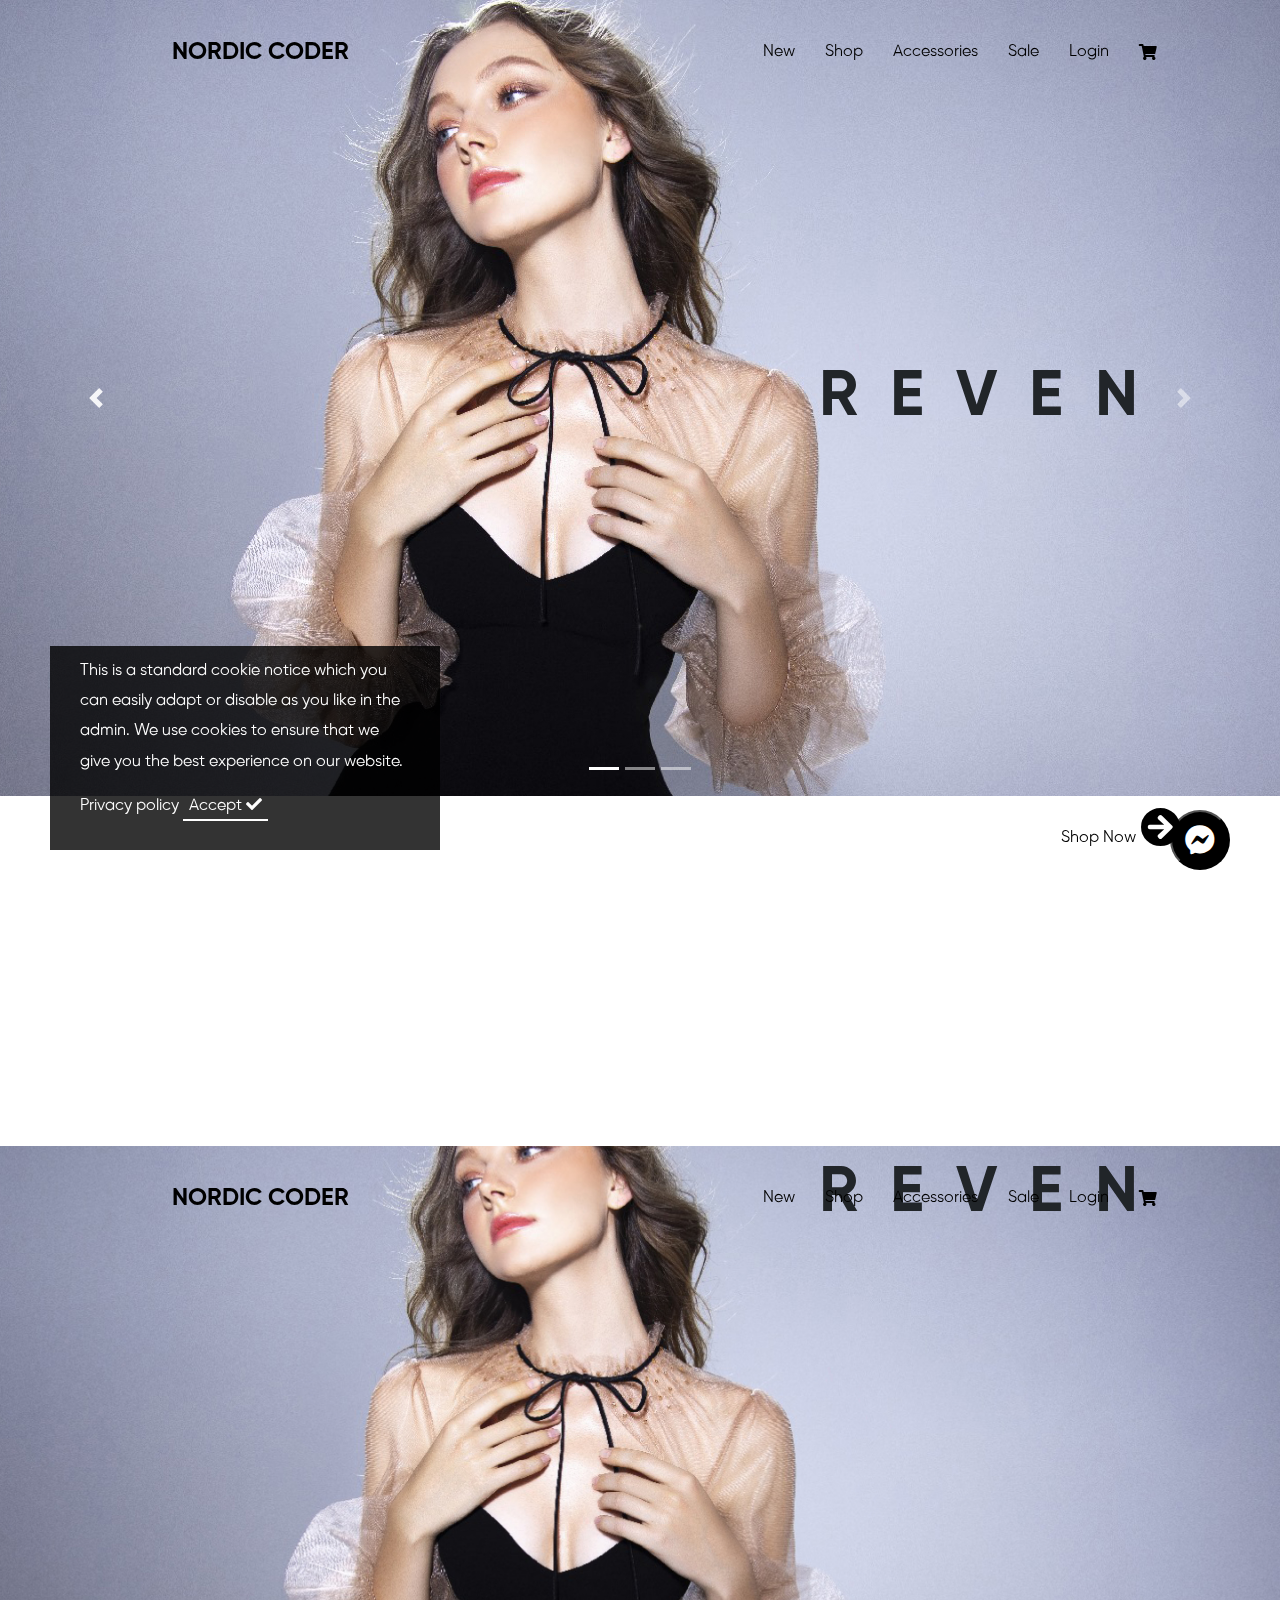
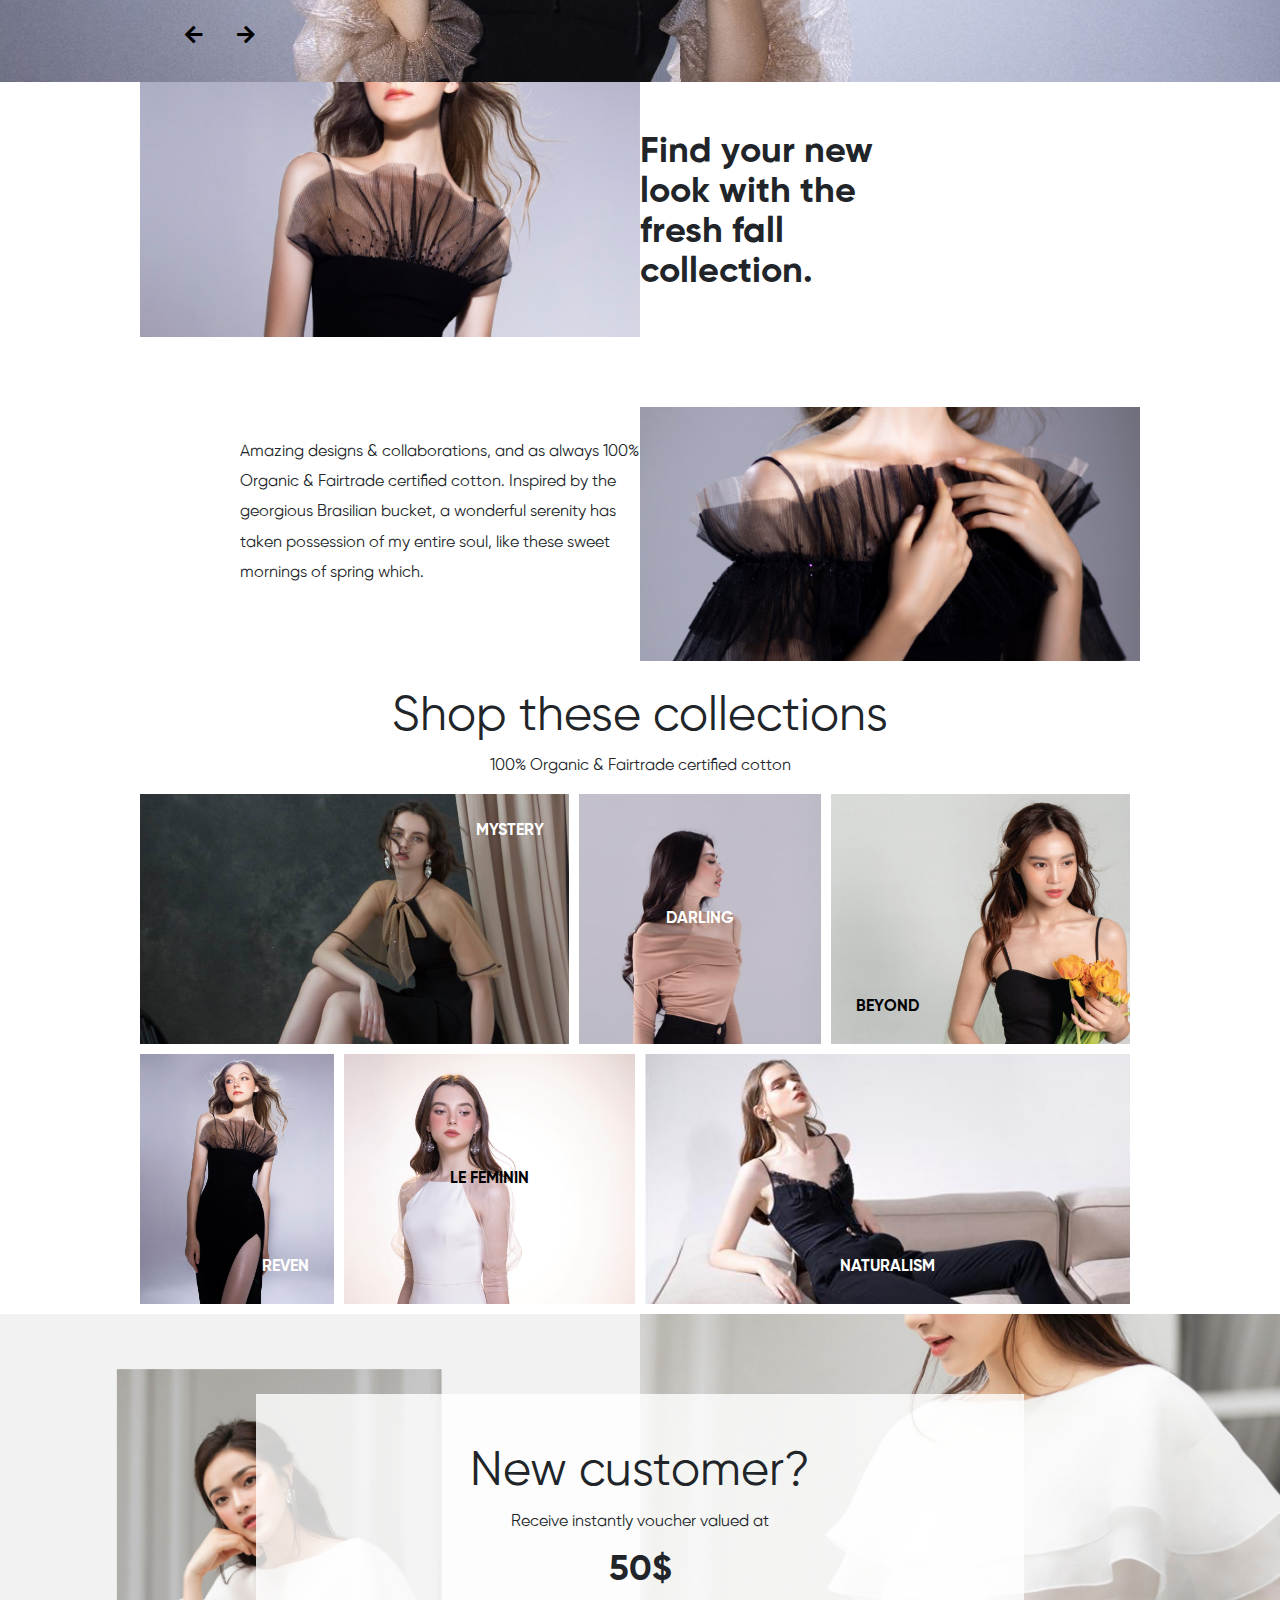
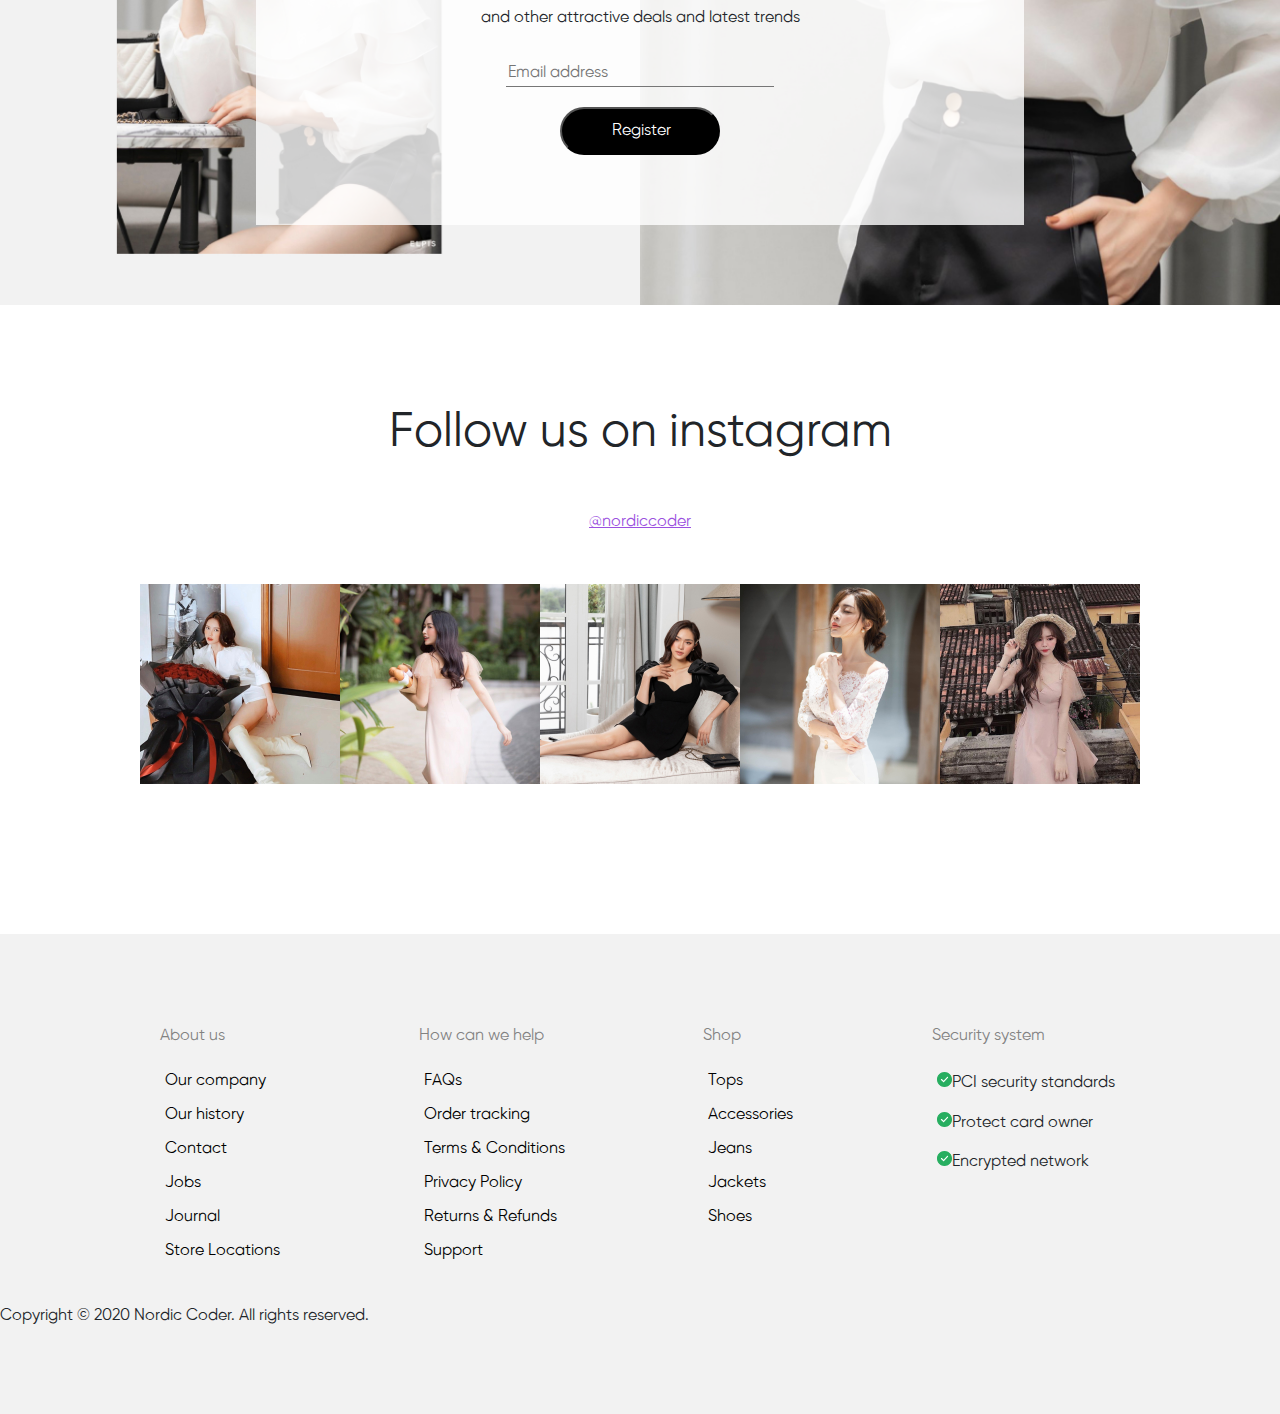
<file: index-old.html>
<!DOCTYPE html>
<html lang="en">

<head>
    <meta charset="UTF-8">
    <meta name="viewport" content="width=device-width, initial-scale=1.0">
    <title>Home</title>
    <link href="fontawesome-free-5.14.0-web/css/all.css" rel="stylesheet">
    <!--load font -->
    <link rel="stylesheet" href="https://maxcdn.bootstrapcdn.com/bootstrap/4.5.2/css/bootstrap.min.css">
    <script src="https://ajax.googleapis.com/ajax/libs/jquery/3.5.1/jquery.min.js"></script>
    <script src="https://cdnjs.cloudflare.com/ajax/libs/popper.js/1.16.0/umd/popper.min.js"></script>
    <script src="https://maxcdn.bootstrapcdn.com/bootstrap/4.5.2/js/bootstrap.min.js"></script>
    <style>
        /* Make the image fully responsive */
        
        .carousel-inner img {
            width: 100%;
            height: 100%;
        }
    </style>
    <link href="css/style.css" rel="stylesheet">

</head>

<body>
    <div id="demo" class="carousel slide" data-ride="carousel">
        <!-- Menu -->
        <div class="logo-and-navigation section-align">
            <a href="#" class="header-title">NORDIC CODER</a>
            <div>
                <!-- MAIN MENU -->
                <ul class="main-menu">
                    <li>
                        <a href="#">
                            New</a>
                    </li>

                    <li>
                        <a href="#">
                                Shop</a>
                        <!-- MENU CON 1 -->
                        <ul>
                            <li><a href="#">Tops</a></li>
                            <li><a href="#">Accessories</a>
                                <!-- MENU CON 2 -->
                                <ul class="submenu2">
                                    <li><a href="#">Bags</a></li>
                                    <li><a href="#">Hats</a></li>
                                    <li><a href="#">Belts</a></li>
                                </ul>
                                <!-- END- MENU CON 2 -->
                                <li><a href="#">Jeans</a></li>
                                <li><a href="#">Jackets</a></li>
                                <li><a href="#">Shoes</a></li>
                                </a>
                            </li>
                        </ul>
                        <!-- END- MENU CON 1 -->
                    </li>
                    <li>
                        <a href="#">Accessories</a>
                    </li>
                    <li>
                        <a href="#">Sale</a>
                    </li>

                    <li>
                        <a href="login.html">Login</a>
                    </li>

                    <li>
                        <a href="#" class="gio-hang">
                            <i class="fas fa-shopping-cart"></i>
                            <p>Chưa có sản phẩm nào trong giỏ hàng</p>
                        </a>
                    </li>

                </ul>
            </div>
            <!-- END- MAIN MENU -->

            <!-- <nav class="thanh-navigation">
                <a href="#">New</a>
                <div class="nav-shop-path">
                    <a href="#">Shop</a>

                </div>
                <a href="#">Accessories</a>
                <a href="#">Sale</a>
                <a href="#">Login</a>
                <a href="#" class="gio-hang">
                    <i class="fas fa-shopping-cart"></i>
                    <p>Chưa có sản phẩm nào trong giỏ hàng</p>
                </a>
            </nav> -->
        </div>
        <!-- Indicators -->
        <ul class="carousel-indicators">
            <li data-target="#demo" data-slide-to="0" class="active"></li>
            <li data-target="#demo" data-slide-to="1"></li>
            <li data-target="#demo" data-slide-to="2"></li>
        </ul>

        <!-- The slideshow -->
        <div class="carousel-inner">
            <div class="carousel-item active header-index">
                <p class="banner-title">Reven</p>
            </div>
            <div class="carousel-item header-index">
                <p class="banner-title">Mystery</p>
            </div>
            <div class="carousel-item header-index">
                <p class="banner-title">Darling</p>
            </div>
        </div>

        <!-- Left and right controls -->
        <a class="carousel-control-prev" href="#demo" data-slide="prev">
            <span class="carousel-control-prev-icon"></span>
        </a>
        <a class="carousel-control-next" href="#demo" data-slide="next">
            <span class="carousel-control-next-icon"></span>
        </a>
    </div>




    <!-- UPPER HEADER - OLD (LOGO+ NAVIGATION + NAME + ARROWS) -->
    <section class="header-index">
        <div class="logo-and-navigation section-align">
            <a href="#" class="header-title">NORDIC CODER</a>
            <div>
                <!-- MAIN MENU -->
                <ul class="main-menu">
                    <li>
                        <a href="#">
                            New</a>
                    </li>

                    <li>
                        <a href="#">
                                Shop</a>
                        <!-- MENU CON 1 -->
                        <ul>
                            <li><a href="#">Tops</a></li>
                            <li><a href="#">Accessories</a>
                                <!-- MENU CON 2 -->
                                <ul class="submenu2">
                                    <li><a href="#">Bags</a></li>
                                    <li><a href="#">Hats</a></li>
                                    <li><a href="#">Belts</a></li>
                                </ul>
                                <!-- END- MENU CON 2 -->
                                <li><a href="#">Jeans</a></li>
                                <li><a href="#">Jackets</a></li>
                                <li><a href="#">Shoes</a></li>
                                </a>
                            </li>
                        </ul>
                        <!-- END- MENU CON 1 -->
                    </li>
                    <li>
                        <a href="#">Accessories</a>
                    </li>
                    <li>
                        <a href="#">Sale</a>
                    </li>

                    <li>
                        <a href="login.html">Login</a>
                    </li>

                    <li>
                        <a href="#" class="gio-hang">
                            <i class="fas fa-shopping-cart"></i>
                            <p>Chưa có sản phẩm nào trong giỏ hàng</p>
                        </a>
                    </li>

                </ul>
            </div>
            <!-- END- MAIN MENU -->

            <!-- <nav class="thanh-navigation">
                <a href="#">New</a>
                <div class="nav-shop-path">
                    <a href="#">Shop</a>

                </div>
                <a href="#">Accessories</a>
                <a href="#">Sale</a>
                <a href="#">Login</a>
                <a href="#" class="gio-hang">
                    <i class="fas fa-shopping-cart"></i>
                    <p>Chưa có sản phẩm nào trong giỏ hàng</p>
                </a>
            </nav> -->
        </div>
        <p class="banner-title">Reven</p>
        <div class="index-cover-nav-btn section-align">
            <div class="left-right-btn">
                <button type="button>"><i style="font-size: 20px;" class="fas fa-arrow-left"></i></button>
                <button type="button>"><i style="font-size: 20px;" class="fas fa-arrow-right"></i></button>
            </div>

            <a href="#" class="shop-now">Shop Now <i style="font-size: 40px;" class="fas fa-arrow-circle-right"></i></a>
        </div>
    </section>
    <!-- END - UPPER HEADER - OLD (LOGO+ NAVIGATION + NAME + ARROWS) -->

    <!-- TOPIC PART -->
    <section>
        <div class="clearfix section-align">
            <img style="width: 50%;" class="img-float-left" src="img/index-pic-1.jpg" alt="New look">
            <p style="font-size: 36px;font-weight: 700 ;line-height: 40px; padding:50px 200px 0 0  ;">Find your new look with the fresh fall collection.</p>
        </div>

        <div class="clearfix section-align">
            <img style="width: 50%;" class="img-float-right" src="img/index-pic-2.jpg" alt="New look 2">
            <p style="width: 50%; margin: 70px;padding: 30px; line-height: 30.4px;">Amazing designs & collaborations, and as always 100% Organic & Fairtrade certified cotton. Inspired by the georgious Brasilian bucket, a wonderful serenity has taken possession of my entire soul, like these sweet mornings of spring which.</p>
        </div>
    </section>
    <!-- END - TOPIC PART -->

    <!-- SHOP THESE COLLECTION -->
    <section class="section-align">
        <h2 class="large center">Shop these collections</h2>
        <p class="center">100% Organic & Fairtrade certified cotton</p>
        <div class="index-collections">
            <div class="mystery collection">
                <p class="white-text">Mystery</p>
            </div>

            <div class="darling collection">
                <p class="white-text">Darling</p>
            </div>

            <div class="beyond collection">
                <p class="black-text">Beyond</p>
            </div>
        </div>
        <div class="index-collections-row-2">

            <div class="reven collection">
                <p class="white-text">Reven</p>
            </div>

            <div class="le-feminin collection">
                <p class="black-text">Le Feminin</p>
            </div>

            <div class="naturalism collection">
                <p class="white-text">Naturalism</p>
            </div>

        </div>

    </section>

    <section class="new-customer">
        <div class="new-customer-content">
            <h2 class="large center">New customer?</h2>
            <p>Receive instantly voucher valued at</p>
            <p style="font-size: 36px; font-weight: bold;line-height: 40.14px;">50$</p>
            <p style="margin-bottom: 30px;">and other attractive deals and latest trends</p>
            <form>
                <input type="text" id="email-for-register" placeholder="Email address" style="border-width: 0 0 1px; background-color: transparent;width: 40%;">
            </form>
            <button href="#" class="black-btn register-btn">Register</button>
        </div>
    </section>

    <section class="center section-align">
        <h2 class="large follow-us">Follow us on instagram</h2>
        <a href="#" id="insta">@nordiccoder</a><br>

        <div class="flex-container insta-all-img">
            <img src="img/index-pic-5-1.jpg" alt="Follow us on instagram pic-1" class="insta-img">
            <img src="img/index-pic-5-2.jpg" alt="Follow us on instagram pic-2" class="insta-img">
            <img src="img/index-pic-5-3.jpg" alt="Follow us on instagram pic-3" class="insta-img">
            <img src="img/index-pic-5-4.jpg" alt="Follow us on instagram pic-4" class="insta-img">
            <img src="img/index-pic-5-5.jpg" alt="Follow us on instagram pic-5" class="insta-img">
    </section>

    <footer>
        <div class="footer-column section-align">
            <!-- About us -->
            <div>
                <p style="color: #828282;">About us</p>
                <ul class="footer-nav">
                    <li><a href="#">Our company</a></li>
                    <li>
                        <a href="#">Our history</a>
                    </li>
                    <li>
                        <a href="#">Contact</a>
                    </li>
                    <li>
                        <a href="#">Jobs</a>
                    </li>
                    <li>
                        <a href="#">Journal</a>
                    </li>
                    <li>
                        <a href="#">Store Locations</a>
                    </li>
                </ul>
            </div>

            <!-- How can we help -->
            <div>
                <p style="color: #828282;">How can we help</p>
                <ul class="footer-nav">
                    <li><a href="#">FAQs</li>
                    <li><a href="#">Order tracking</a></li>
                    <li><a href="#">Terms & Conditions</a></li>
                    <li><a href="#">Privacy Policy</a></li>
                    <li><a href="#">Returns & Refunds</a></li>
                    <li><a href="#">Support</a></li>
                </ul>
            </div>

            <!-- Shop -->
            <div>
                <p style="color: #828282;">Shop</p>
                <ul class="footer-nav">
                    <li><a href="#">Tops</a></li>
                    <li><a href="#">Accessories</a></li>
                    <li><a href="#">Jeans</a></li>
                    <li><a href="#">Jackets</a></li>
                    <li><a href="#">Shoes</a></li>
                </ul>
            </div>

            <!-- Security system -->
            <div>
                <p style="color: #828282;">Security system</p>
                <ul class="tick footer-nav">
                    <li>PCI security standards</li>
                    <li>Protect card owner</li>
                    <li>Encrypted network</li>
                </ul>
            </div>

        </div>
        <p>Copyright &copy 2020 Nordic Coder. All rights reserved.</p>
    </footer>

    <div class="cookie-popup">
        <p class="cookie-info">This is a standard cookie notice which you can easily adapt or disable as you like in the admin. We use cookies to ensure that we give you the best experience on our website.</p>
        <div class="cookie-btn">
            <a href="#" style="color: white;">Privacy policy</a>
            <button type="button" class="button-accept">Accept <i class="fas fa-check"></i></button>
        </div>
    </div>
    <button type="button" class="messenger-button black-btn"><i class="fab fa-facebook-messenger"></i></button>
    <div>

    </div>
</body>

</html>
</file>
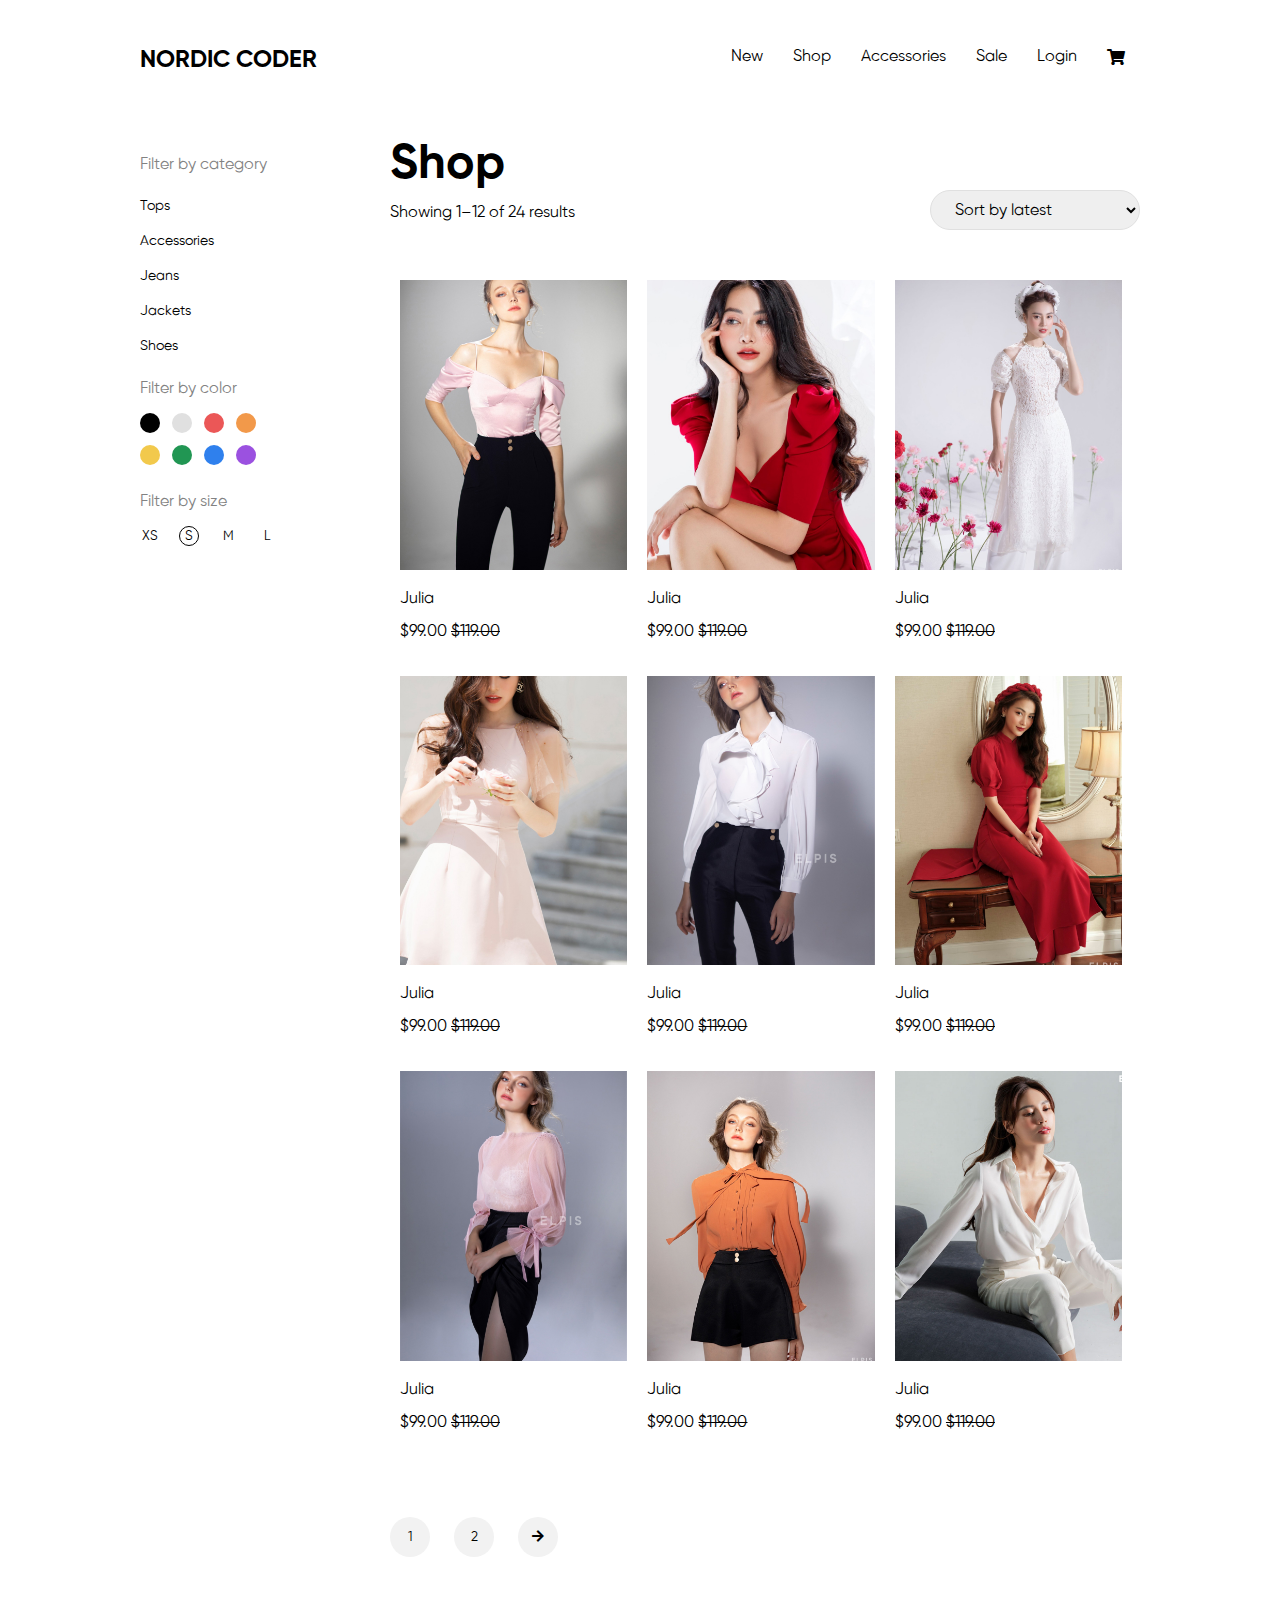
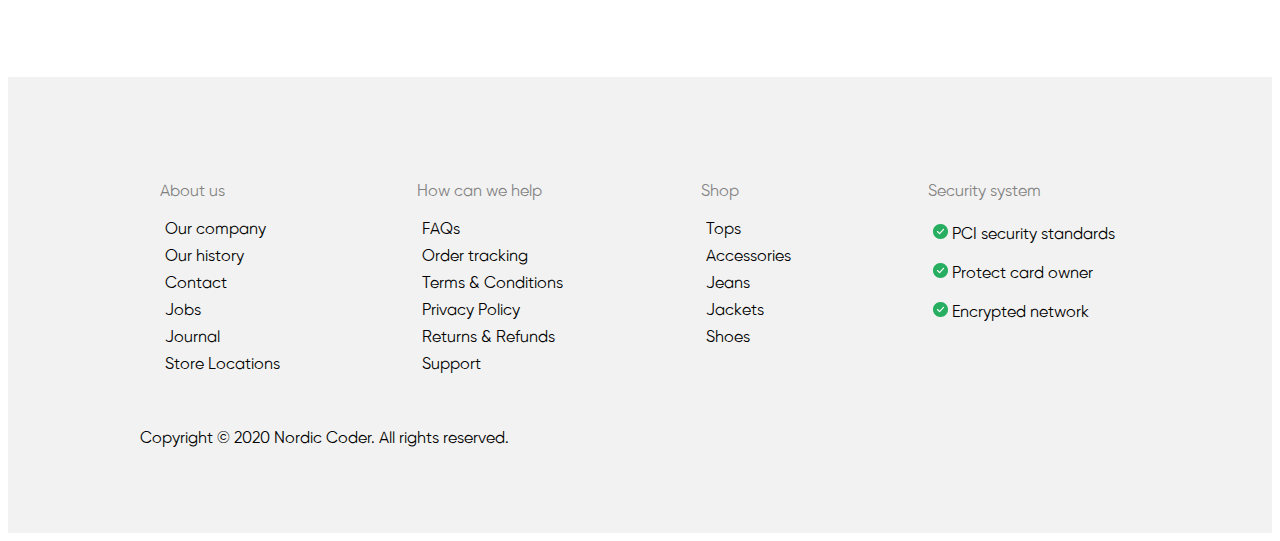
<file: listing.html>
<!DOCTYPE html>
<html lang="en">

<head>
    <meta charset="UTF-8">
    <meta name="description"
        content="A page for fashionista of Nordic coder. a news site covering the personalities, events and trends that shape the fashion universe. 50% discount and freeship.">
    <meta name="keywords" content="fashion, outfit,nordic coder, clothings, clothes, show, bag, hat">
    <meta name="author" content="Hieu Nguyen">
    <meta name="viewport" content="width=device-width, initial-scale=1.0">
    <title>Listing</title>
    <link href="fontawesome-free-5.14.0-web/css/all.css" rel="stylesheet">
    <link href="css/style.css" rel="stylesheet">
</head>
<style>
    .logo-and-navigation {
        position: static;
        z-index: 1;
        margin-bottom: 60px;
    }
</style>



<body>

    <!-- THANH NAVIGATION -->
    <!-- Menu -->
    <div class="logo-and-navigation section-align">
        <a href="#" class="header-title">NORDIC CODER</a>
        <!-- MAIN MENU -->
        <div>
            <ul class="main-menu">
                <li>
                    <a href="#">
                        New</a>
                </li>

                <li>
                    <a href="listing.html">
                        Shop</a>
                    <!-- MENU CON 1 -->
                    <ul>
                        <li><a href="#">Tops</a></li>
                        <li><a href="#">Accessories</a>
                            <!-- MENU CON 2 -->
                            <ul class="submenu2">
                                <li><a href="#">Bags</a></li>
                                <li><a href="#">Hats</a></li>
                                <li><a href="#">Belts</a></li>
                            </ul>
                            <!-- END- MENU CON 2 -->
                        <li><a href="#">Jeans</a></li>
                        <li><a href="#">Jackets</a></li>
                        <li><a href="#">Shoes</a></li>
                        </a>
                </li>
            </ul>
            <!-- END- MENU CON 1 -->
            </li>
            <li>
                <a href="#">Accessories</a>
            </li>
            <li>
                <a href="#">Sale</a>
            </li>

            <li>
                <a href="login.html">Login</a>
            </li>

            <li>
                <a href="#" class="gio-hang">
                    <i class="fas fa-shopping-cart"></i>
                    <p>Chưa có sản phẩm nào trong giỏ hàng</p>
                </a>
            </li>

            </ul>
        </div>
        <!-- END- MAIN MENU -->
    </div>

    <!-- THANH FILTER -->
    <div class="listing-column section-align">
        <nav class="column menu-doc">
            <p class="grey">Filter by category</p>
            <ul class="filter-by-category">
                <li>Tops</li>
                <li>Accessories</li>
                <li>Jeans</li>
                <li>Jackets</li>
                <li>Shoes</li>
            </ul>
            <p class="grey">Filter by color</p>
            <div class="select-color">
                <button type="button" class="filter-color" style="background-color: black;"></button>
                <button type="button" class="filter-color" style="background-color: #E0E0E0;"></button>
                <button type="button" class="filter-color" style="background-color: #EB5757;"></button>
                <button type="button" class="filter-color" style="background-color: #F2994A;"></button>
                <button type="button" class="filter-color" style="background-color: #F2C94C;"></button>
                <button type="button" class="filter-color" style="background-color: #219653;"></button>
                <button type="button" class="filter-color" style="background-color: #2F80ED;"></button>
                <button type="button" class="filter-color" style="background-color: #9B51E0;"></button>
            </div>

            <p class="grey">Filter by size</p>
            <button type="button" class="button-filter-tron">XS</button>
            <button type="button" class="button-filter-tron selected-button-filter">S</button>
            <button type="button" class="button-filter-tron">M</button>
            <button type="button" class="button-filter-tron">L</button>
        </nav>



        <!-- PHẦN DÀNH CHO PRODUCT -->

        <div class="column listing-product">

            <h1 style="text-align: left;">Shop</h1>

            <div class="result-filter">
                <p style="margin: 14px 0;">Showing 1–12 of 24 results</p>
                <!-- <button type="button" class="sort">Sort by latest <i class="fas fa-long-arrow-alt-down"></i></button> -->
                <form>
                    <select name="sort" class="sort">
                        <option value="sort-by-latest">Sort by latest</option>
                        <option value="sort-by-price">Sort by price</option>
                        <option value="sort-by-material">Sort by material</option>
                    </select>
                </form>
            </div>

            <div class="flex-container flex-wrap result-product">
                <div>
                    <div class="product">
                        <img src="img/Julia-1.jpg" alt="Julia 1">
                        <button class="add-to-cart-btn" type="button">Add to cart <i class="fas fa-arrow-right"></i></button>
                    </div>
                    <p>Julia</p>
                    <p>$99.00 <span class="old-price">$119.00</span></p>
                    <!-- <button type="button">Add to cart <i class="fas fa-long-arrow-alt-right"></i></button> -->
                </div>

                <div>
                    <div class="product">
                        <img src="img/Julia-2.jpg" alt="Julia 2">
                        <button class="add-to-cart-btn" type="button">Add to cart <i
                                class="fas fa-arrow-right"></i></button>
                    </div>
                    <p>Julia</p>
                    <p>$99.00 <span class="old-price">$119.00</span></p>
                    <!-- <button type="button">Add to cart <i class="fas fa-long-arrow-alt-right"></i></button> -->
                </div>

                <div>
                    <div class="product">
                        <img src="img/Julia-3.jpg" alt="Julia 3">
                        <button class="add-to-cart-btn" type="button">Add to cart <i
                                class="fas fa-arrow-right"></i></button>
                    </div>
                    <p>Julia</p>
                    <p>$99.00 <span class="old-price">$119.00</span></p>
                    <!-- <button type="button">Add to cart <i class="fas fa-long-arrow-alt-right"></i></button> -->
                </div>

                <div>
                    <div class="product">
                        <img src="img/Julia-4.jpg" alt="Julia 4">
                        <button class="add-to-cart-btn" type="button">Add to cart <i
                                class="fas fa-arrow-right"></i></button>
                    </div>
                    <p>Julia</p>
                    <p>$99.00 <span class="old-price">$119.00</span></p>
                    <!-- <button type="button">Add to cart <i class="fas fa-long-arrow-alt-right"></i></button> -->
                </div>

                <div>
                    <div class="product">
                        <img src="img/Julia-5.jpg" alt="Julia 5">
                        <button class="add-to-cart-btn" type="button">Add to cart <i
                                class="fas fa-arrow-right"></i></button>
                    </div>
                    <p>Julia</p>
                    <p>$99.00 <span class="old-price">$119.00</span></p>
                    <!-- <button type="button">Add to cart <i class="fas fa-long-arrow-alt-right"></i></button> -->
                </div>

                <div>
                    <div class="product">
                        <img src="img/Julia-6.jpg" alt="Julia 6">
                        <button class="add-to-cart-btn" type="button">Add to cart <i
                                class="fas fa-arrow-right"></i></button>
                    </div>
                    <p>Julia</p>
                    <p>$99.00 <span class="old-price">$119.00</span></p>
                    <!-- <button type="button">Add to cart <i class="fas fa-long-arrow-alt-right"></i></button> -->
                </div>

                <div>
                    <div class="product">
                        <img src="img/Julia-7.jpg" alt="Julia 7">
                        <button class="add-to-cart-btn" type="button">Add to cart <i
                                class="fas fa-arrow-right"></i></button>
                    </div>
                    <p>Julia</p>
                    <p>$99.00 <span class="old-price">$119.00</span></p>
                    <!-- <button type="button">Add to cart <i class="fas fa-long-arrow-alt-right"></i></button> -->
                </div>

                <div>
                    <div class="product">
                        <img src="img/Julia-8.jpg" alt="Julia 8">
                        <button class="add-to-cart-btn" type="button">Add to cart <i
                                class="fas fa-arrow-right"></i></button>
                    </div>
                    <p>Julia</p>
                    <p>$99.00 <span class="old-price">$119.00</span></p>
                    <!-- <button type="button">Add to cart <i class="fas fa-long-arrow-alt-right"></i></button> -->
                </div>

                <div>
                    <div class="product">
                        <img src="img/Julia-9.jpg" alt="Julia 9">
                        <button class="add-to-cart-btn" type="button">Add to cart <i
                                class="fas fa-arrow-right"></i></button>
                    </div>
                    <p>Julia</p>
                    <p>$99.00 <span class="old-price">$119.00</span></p>
                    <!-- <button type="button">Add to cart <i class="fas fa-long-arrow-alt-right"></i></button> -->
                </div>

            </div>

            <div>
                <button class="page-number">1</button>
                <button class="page-number">2</button>
                <button class="page-number"><i class="fas fa-arrow-right"></i></button>
            </div>
        </div>
    </div>
    <footer>
        <div class="footer-column section-align">
            <!-- About us -->
            <div>
                <p style="color: #828282;">About us</p>
                <ul class="footer-nav">
                    <li><a href="#">Our company</a></li>
                    <li>
                        <a href="#">Our history</a>
                    </li>
                    <li>
                        <a href="contact.html" target="_blank">Contact</a>
                    </li>
                    <li>
                        <a href="#">Jobs</a>
                    </li>
                    <li>
                        <a href="#">Journal</a>
                    </li>
                    <li>
                        <a href="#">Store Locations</a>
                    </li>
                </ul>
            </div>

            <!-- How can we help -->
            <div>
                <p style="color: #828282;">How can we help</p>
                <ul class="footer-nav">
                    <li><a href="#">FAQs</li>
                    <li><a href="#">Order tracking</a></li>
                    <li><a href="#">Terms & Conditions</a></li>
                    <li><a href="#">Privacy Policy</a></li>
                    <li><a href="#">Returns & Refunds</a></li>
                    <li><a href="#">Support</a></li>
                </ul>
            </div>

            <!-- Shop -->
            <div>
                <p style="color: #828282;">Shop</p>
                <ul class="footer-nav">
                    <li><a href="#">Tops</a></li>
                    <li><a href="#">Accessories</a></li>
                    <li><a href="#">Jeans</a></li>
                    <li><a href="#">Jackets</a></li>
                    <li><a href="#">Shoes</a></li>
                </ul>
            </div>

            <!-- Security system -->
            <div>
                <p style="color: #828282;">Security system</p>
                <ul class="tick footer-nav">
                    <li> PCI security standards</li>
                    <li> Protect card owner</li>
                    <li> Encrypted network</li>
                </ul>
            </div>

        </div>
        <div class="section-align">
            <p>Copyright &copy 2020 Nordic Coder. All rights reserved.</p>
        </div>
    </footer>
</body>





</html>
</file>
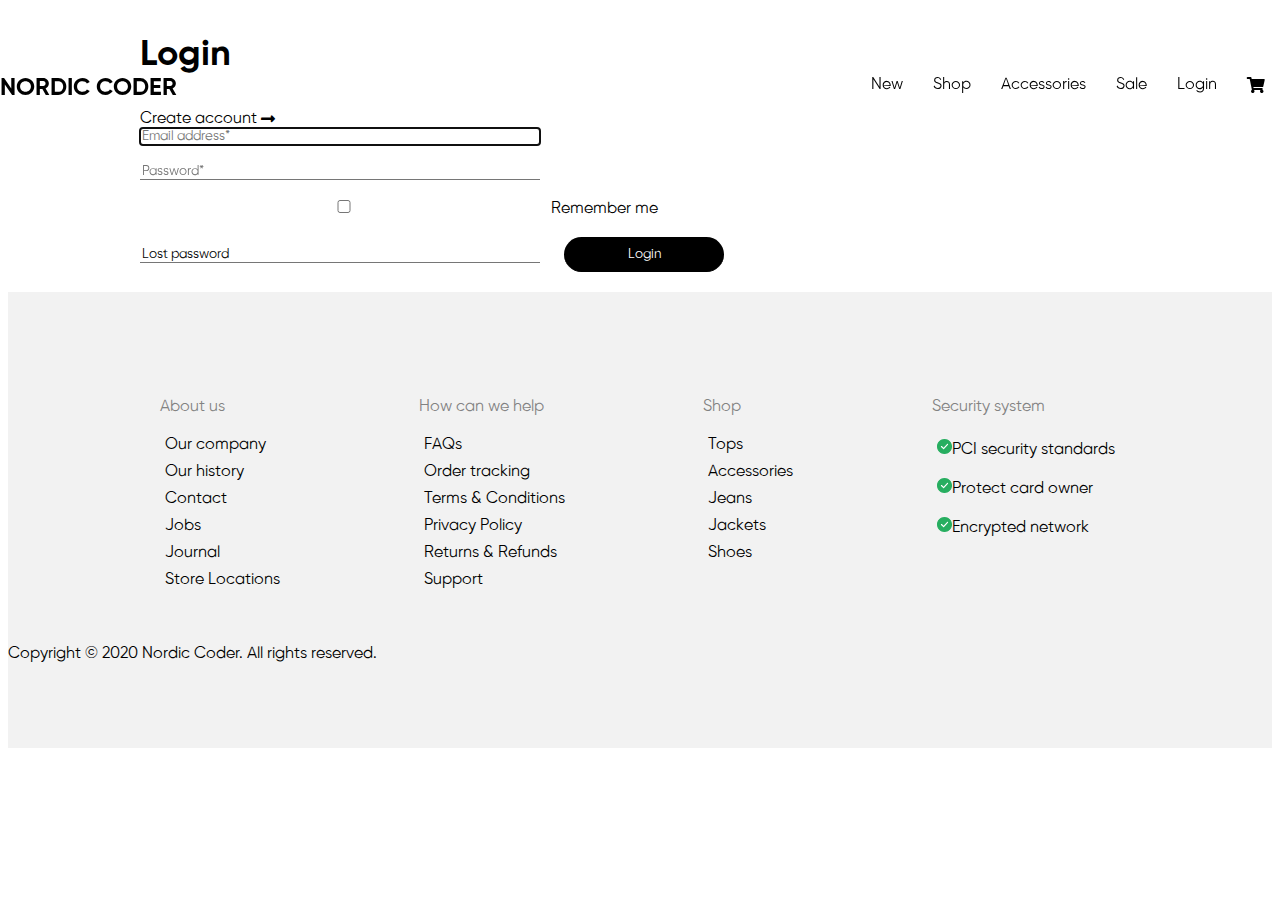
<file: login.html>
<!DOCTYPE html>
<html lang="en">

<head>
    <meta charset="UTF-8">
    <meta name="description" content="A page for fashionista of Nordic coder. a news site covering the personalities, events and trends that shape the fashion universe. 50% discount and freeship.">
    <meta name="keywords" content="fashion, outfit,nordic coder, clothings, clothes, show, bag, hat">
    <meta name="author" content="Hieu Nguyen">
    <meta name="viewport" content="width=device-width, initial-scale=1.0">
    <title>Login</title>
    <link href="fontawesome-free-5.14.0-web/css/all.css" rel="stylesheet">
    <link href="css/style.css" rel="stylesheet">
</head>

<body>
    <!-- THANH NAVIGATION -->
    <div class="logo-and-navigation">
        <a href="#" class="header-title">NORDIC CODER</a>
        <nav class="thanh-navigation">
            <a href="#">New</a>
            <a href="#">Shop</a>
            <a href="#">Accessories</a>
            <a href="#">Sale</a>
            <a href="#">Login</a>
            <a href="#" class="gio-hang">
                <i class="fas fa-shopping-cart"></i>
                <p>Chưa có sản phẩm nào trong giỏ hàng</p>
            </a>
        </nav>
    </div>

    <section class="section-align">
        <p class="login-register">Login</p>
        <a href="register.html" class="link-btn">Create account <i class="fas fa-long-arrow-alt-right"></i></a>

        <form autocomplete="on">
            <input type="email" id="email-address" required autofocus placeholder="Email address*"><br><br>
            <input type="password" id="password" name="login-password" required placeholder="Password*"><br><br>
            <input type="checkbox" id="remember-me" name="remember-me" value="remember-me">

            <label for="remember-me">Remember me</label><br>
            <input type="text" src="#" value="Lost password">
            <input type="submit" value="Login" class="black-btn register-btn"><br>
        </form>
    </section>
    <footer>
        <div class="footer-column section-align">
            <!-- About us -->
            <div>
                <p style="color: #828282;">About us</p>
                <ul class="footer-nav">
                    <li><a href="#">Our company</a></li>
                    <li>
                        <a href="#">Our history</a>
                    </li>
                    <li>
                        <a href="#">Contact</a>
                    </li>
                    <li>
                        <a href="#">Jobs</a>
                    </li>
                    <li>
                        <a href="#">Journal</a>
                    </li>
                    <li>
                        <a href="#">Store Locations</a>
                    </li>
                </ul>
            </div>

            <!-- How can we help -->
            <div>
                <p style="color: #828282;">How can we help</p>
                <ul class="footer-nav">
                    <li><a href="#">FAQs</li>
                    <li><a href="#">Order tracking</a></li>
                    <li><a href="#">Terms & Conditions</a></li>
                    <li><a href="#">Privacy Policy</a></li>
                    <li><a href="#">Returns & Refunds</a></li>
                    <li><a href="#">Support</a></li>
                </ul>
            </div>

            <!-- Shop -->
            <div>
                <p style="color: #828282;">Shop</p>
                <ul class="footer-nav">
                    <li><a href="#">Tops</a></li>
                    <li><a href="#">Accessories</a></li>
                    <li><a href="#">Jeans</a></li>
                    <li><a href="#">Jackets</a></li>
                    <li><a href="#">Shoes</a></li>
                </ul>
            </div>

            <!-- Security system -->
            <div>
                <p style="color: #828282;">Security system</p>
                <ul class="tick footer-nav">
                    <li>PCI security standards</li>
                    <li>Protect card owner</li>
                    <li>Encrypted network</li>
                </ul>
            </div>

        </div>
        <p>Copyright &copy 2020 Nordic Coder. All rights reserved.</p>
    </footer>
</body>

</html>
</file>
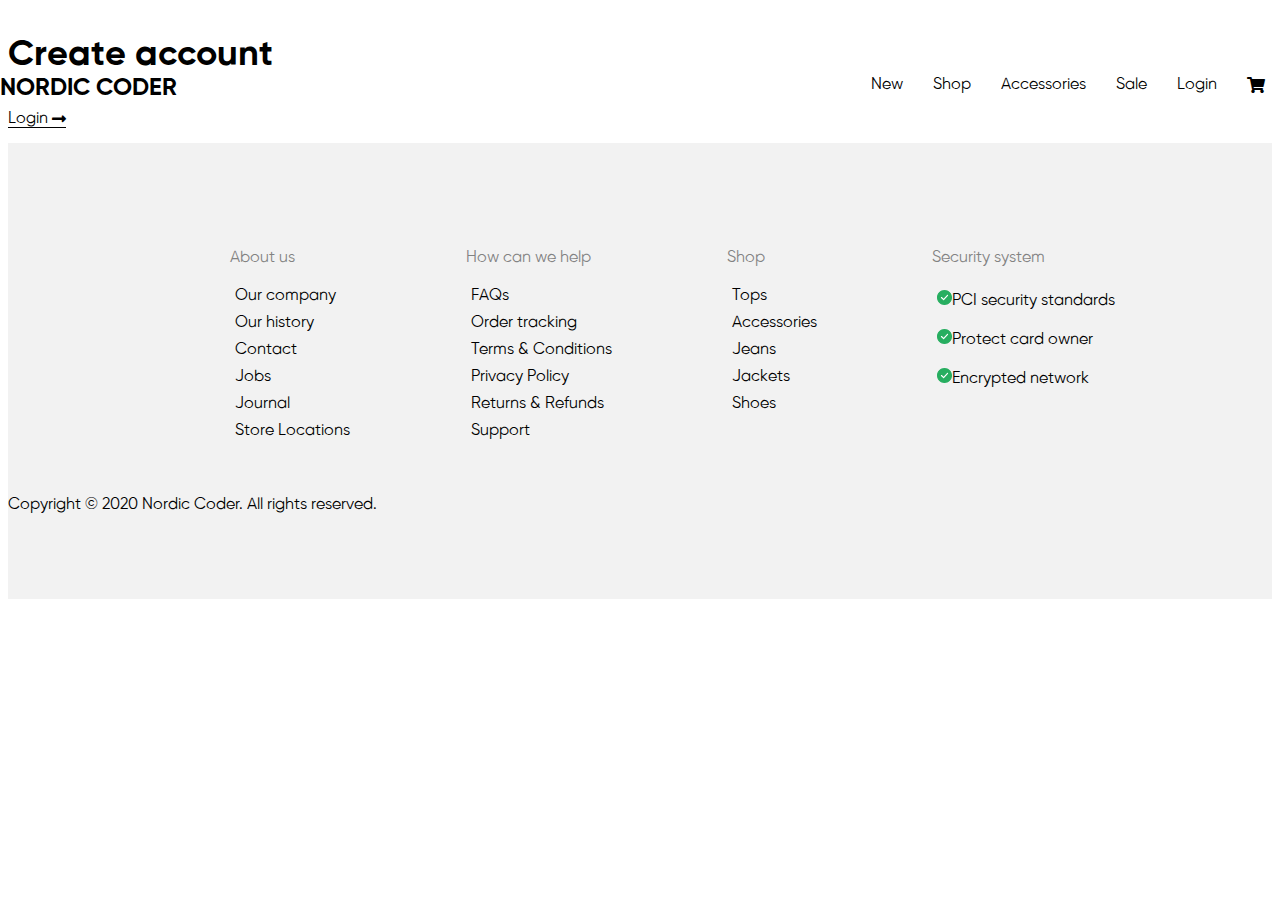
<file: register.html>
<!DOCTYPE html>
<html lang="en">

<head>
    <meta charset="UTF-8">
    <meta name="description" content="A page for fashionista of Nordic coder. a news site covering the personalities, events and trends that shape the fashion universe. 50% discount and freeship.">
    <meta name="keywords" content="fashion, outfit,nordic coder, clothings, clothes, show, bag, hat">
    <meta name="author" content="Hieu Nguyen">
    <meta name="viewport" content="width=device-width, initial-scale=1.0">
    <title>Register</title>
    <link href="fontawesome-free-5.14.0-web/css/all.css" rel="stylesheet">
    <link href="css/style.css" rel="stylesheet">
</head>

<body>

    <!-- THANH NAVIGATION -->
    <div class="logo-and-navigation">
        <a href="#" class="header-title">NORDIC CODER</a>
        <nav class="thanh-navigation">
            <a href="#">New</a>
            <a href="#">Shop</a>
            <a href="#">Accessories</a>
            <a href="#">Sale</a>
            <a href="#">Login</a>
            <a href="#" class="gio-hang">
                <i class="fas fa-shopping-cart"></i>
                <p>Chưa có sản phẩm nào trong giỏ hàng</p>
            </a>
        </nav>
    </div>

    <p class="login-register">Create account</p>
    <a href="login.html" class="link-btn">Login <i class="fas fa-long-arrow-alt-right"></i></p>
        
        
        <footer>
            <div class="footer-column section-align">
                <!-- About us -->
                <div>
                    <p style="color: #828282;">About us</p>
                    <ul class="footer-nav">
                        <li><a href="#">Our company</a></li>
    <li>
        <a href="#">Our history</a>
    </li>
    <li>
        <a href="#">Contact</a>
    </li>
    <li>
        <a href="#">Jobs</a>
    </li>
    <li>
        <a href="#">Journal</a>
    </li>
    <li>
        <a href="#">Store Locations</a>
    </li>
    </ul>
    </div>

    <!-- How can we help -->
    <div>
        <p style="color: #828282;">How can we help</p>
        <ul class="footer-nav">
            <li><a href="#">FAQs</li>
                        <li><a href="#">Order tracking</a></li>
            <li><a href="#">Terms & Conditions</a></li>
            <li><a href="#">Privacy Policy</a></li>
            <li><a href="#">Returns & Refunds</a></li>
            <li><a href="#">Support</a></li>
        </ul>
    </div>

    <!-- Shop -->
    <div>
        <p style="color: #828282;">Shop</p>
        <ul class="footer-nav">
            <li><a href="#">Tops</a></li>
            <li><a href="#">Accessories</a></li>
            <li><a href="#">Jeans</a></li>
            <li><a href="#">Jackets</a></li>
            <li><a href="#">Shoes</a></li>
        </ul>
    </div>

    <!-- Security system -->
    <div>
        <p style="color: #828282;">Security system</p>
        <ul class="tick footer-nav">
            <li>PCI security standards</li>
            <li>Protect card owner</li>
            <li>Encrypted network</li>
        </ul>
    </div>

    </div>
    <p>Copyright &copy 2020 Nordic Coder. All rights reserved.</p>
    </footer>
</body>

</html>
</file>
<file: css/style.css>
/* Font chữ cho website */

@font-face {
    font-family: SVN-Gilroy;
    src: url("../font-svn-gilroy/svn-gilroy-regular.otf")
}

@font-face {
    font-family: SVN-Gilroy;
    src: url("../font-svn-gilroy/svn-gilroy-bold.otf");
    font-weight: bold;
}

* {
    font-family: SVN-Gilroy, Helvetica, sans-serif;
}

.section-align {
    max-width: 1000px;
    margin: auto;
}


/* CSS cho các thẻ a */

a {
    color: black;
    text-decoration: none;
}

a:link {
    color: black;
}

a:visited {
    color: black;
}

a:hover {
    color: red;
}

a:active {
    color: blue;
}

.grey {
    color: #828282;
}

p {
    font-size: 16px;
}

body {
    font-size: 100%;
}

.white-text {
    color: white;
}

.black-text {
    color: black;
}

.clearfix::after {
    content: "";
    clear: both;
    display: table;
}


/* CSS CHO INDEX.HTML                       */

.header-index {
    background: url(../img/cover-home) center;
    background-position: center;
    background-size: cover;
}

.index-cover-and-nav{
    position: relative;
}

.logo-and-navigation {
    position: absolute;
    left: 0%;
    right: -5%;
    z-index: 1;
    width: 100%;
    display: flex;
    justify-content: space-between;
}

.logo-and-navigation ul {
    list-style-type: none;
    margin: 0;
    padding: 0;
}

li ul li {
    background: white;
    padding: 15px;
}

.main-menu {
    display: flex;
    position: relative;
    right: 0%;
}

.main-menu>li>a {
    display: inline-block;
    padding: 40px 15px 15px;
}


/* làm cho những li trong main-menu nếu sau này có menu con thì menu con sẽ phụ thuộc vào vị trí của nó */

.main-menu li {
    position: relative;
}


/* làm cho những menu con có vị trí phụ thuộc vào li chứ nó */

li ul {
    position: absolute;
    display: none;
}

.main-menu li:hover>ul {
    display: block;
}


/* Chỉnh vị trí của menu con 2 nằm bên phải của nó */

.submenu2 {
    left: 100%;
    top: 0;
}

.banner-title {
    font-size: 64px;
    font-weight: bold;
    text-align: right;
    text-transform: uppercase;
    letter-spacing: 0.5em;
    /* số dương, số âm */
    margin: 350px 110px;
}

.header-title {
    font-size: 24px;
    font-weight: bold;
    line-height: 25.2px;
    text-transform: uppercase;
    padding-top: 40px;
}

.shop-now {
    color: black;
    text-align: right;
    vertical-align: baseline;
    position: absolute;
    bottom: 50px;
    right:100px ;
    z-index: 1;
}

.shop-now .black-btn {
    color: black;
    font-size: 16px;
     background-color: transparent;
}

.black-btn {
    background-color: black;
    color: white;
}

.black-btn:hover {
    background-color: navy;
    color: white;
}

.register-btn {
    margin: 20px;
    padding: 10px 50px;
    border-radius: 30px;
    width: 160px;
}

.login-register {
    font-size: 36px;
    font-weight: bold;
}

form input {
    border-width: 0 0 1px;
    background-color: transparent;
    width: 40%;
}


/* THANH NAVIGATION */

.thanh-navigation a {
    padding: 40px 15px;
}

.thanh-navigation {
    display: flex;
    justify-content: space-between;
}

.shop-path {
    display: none;
    list-style-type: none;
}

.gio-hang p {
    display: none;
}

.gio-hang:hover p {
    display: block;
}


/* VIẾT HOA TẤT CẢ CÁC KÝ TỰ TRONG 1 CÂU */


/* .upper {
    text-transform: uppercase;
}
 */


/* END - CSS cho các thẻ a */

.large {
    font-size: 3em;
}

.left-right-btn {
    text-align: left;
}

.index-cover-nav-btn {
    display: flex;
    justify-content: space-between;
    padding: 30px;
}

.left-right-btn button {
    font-size: 20px;
    border: none;
    background-color: transparent;
    color: black;
    padding: 0 15px;
}

.img-float-left {
    float: left;
}

.img-float-right {
    float: right;
}

.index-fall-collection{
    margin-top: 40px;
    margin-bottom: 40px;
}

.shop-these-collection{
    margin-top: 70px;
}

.index-collections {
    display: flex;
    flex-wrap: wrap;
}

.index-collections-row-2 {
    display: flex;
}

.index-collections-row-2>div {
    margin: 0 10px 10px 0;
}

.index-collections>div {
    margin: 0 10px 10px 0;
}

.index-collections p {
    text-transform: uppercase;
    font-weight: 700;
    margin: 25px;
}

.index-collections-row-2 p {
    text-transform: uppercase;
    font-weight: 700;
    margin: 25px;
}

@media (max-width: 600px) {
    .index-collections-row-2 {
        flex-direction: column;
    }
    .index-collections-row-2>div {
        flex-basis: auto;
    }
}

.mystery {
    /* width: 510px; */
    height: 250px;
    flex-grow: 5;
    background: url(../img/index-pic-3-1.jpg);
    color: white;
    justify-content: flex-end;
}

.darling {
    /* width: 180px; */
    height: 250px;
    flex-grow: 2;
    background: url(../img/index-pic-3-2.jpg);
    color: white;
    justify-content: center;
    align-items: center;
}

.beyond {
    /* width: 270px; */
    height: 250px;
    flex-grow: 3;
    background: url(../img/index-pic-3-3.jpg);
    color: black;
    justify-content: flex-start;
    align-items: flex-end;
}

.reven {
    height: 250px;
    /* width: 180px; */
    /* flex-grow: 1; */
    flex-basis: 20%;
    background: url(../img/index-pic-3-4.jpg);
    color: white;
    justify-content: flex-end;
    align-items: flex-end;
}

.le-feminin {
    height: 250px;
    /* width: 270px; */
    /* flex-grow: 2; */
    flex-basis: 30%;
    background: url(../img/index-pic-3-5.jpg);
    color: black;
    align-items: center;
    justify-content: center;
}

.naturalism {
    height: 250px;
    /* width: 510px; */
    /* flex-grow: 7; */
    flex-basis: 50%;
    background: url(../img/index-pic-3-6.jpg);
    color: white;
    justify-content: center;
    align-items: flex-end;
}

.collection {
    text-transform: uppercase;
    background-size: cover;
    display: flex;
}

.collection-text {
    padding-top: 50px;
    padding-bottom: 120px;
    display: flex;
    flex-wrap: wrap;
    /* align-items: center; */
}

.collection-text-1,
.collection-text-2 {
    padding-right: 40px;
    width: 50%;
}


/* CSS cho hastag Instagram */

#insta {
    text-align: center;
    color: #9B51E0;
    text-decoration: underline;
    margin-top: 0.5em;
    margin-bottom: 46px;
}

.insta-img {
    width: 20%;
}

.insta-all-img {
    padding: 50px 0 150px 0;
}

.link-btn i {
    vertical-align: middle;
}

.cookie-popup {
    width: 390px;
    position: fixed;
    left: 50px;
    bottom: 50px;
    background-color: rgba(0, 0, 0, 0.8);
    color: white;
    padding: 0.6em 1.875em 1.8em;
}

.cookie-info {
    width: 330px;
    line-height: 30.4px;
}

.cookie-btn {
    align-items: flex-end;
}

.shop-now:hover {
    opacity: 0.5;
}

.new-customer {
    text-align: center;
    background: url(../img/index-background-new-customer.jpg) center;
    background-size: cover;
    padding: 5em 0;
}

.new-customer-content {
    padding: 50px;
    background-color: rgba(255, 255, 255, 0.8);
    width: 60%;
    margin: auto;
}

.follow-us {
    margin-top: 100px;
    margin-bottom: 1em;
}

.center {
    text-align: center;
}

.footer-nav {
    list-style-type: none;
    padding: 0;
    width: 100%;
}

.footer-nav li {
    padding: 5px;
}

.footer-column {
    display: flex;
    justify-content: space-between;
    
}

.footer-column>div {
    padding: 20px;
}

.button-accept {
    color: white;
    border-style: none none solid;
    border-color: white;
    background-color: transparent;
}

.messenger-button {
    font-size: 30px;
    text-align: center;
    position: fixed;
    bottom: 30px;
    right: 50px;
    width: 60px;
    height: 60px;
    border-radius: 50%;
    vertical-align: middle;
}


/* Tạo gạch dưới cho button Login/Register */

.link-btn {
    border-style: none none solid;
    border-width: 1px;
    border-color: black;
}

.gio-hang i {
    vertical-align: middle;
}

.old-price {
    text-decoration: line-through;
}

.tick {
    line-height: 1.8;
}


/* STYLE CHO PAGE DETAIL                    */

h1 {
    font-size: 3em;
    text-align: center;
    margin: 0;
}


/* CSS cho thumbnail */

.thumbnail-selected {
    /* border-style: solid;
    border-width: 2px; */
    border: 2px solid;
}

.active-thumbnail {
    width: 100%;
}

.thumbnail {
    opacity: 0.3;
    width: 100%;
}

.thumbnail:hover {
    opacity: 1;
}

.detail-product-info {
    width: 100%;
}

.link-path a {
    padding: 10px 10px;
}

.detail-share {
    width: 100%;
}

.detail-select-color {
    display: flex;
    align-items: center;
}

.detail-select-size {
    display: flex;
    align-items: center;
}

.detail-select-quantity {
    display: flex;
    justify-content: space-between;
}

.detail-thumbnail-product-columm {
    display: flex;
}

.detail-column-1 {
    /* width: 10%; */
    flex: 10%;
    padding: 0 10px 0 0;
}

.detail-column-2 {
    /* width: 40%; */
    flex: 40%;
    padding: 0 35px 0 10px;
}

.detail-column-3 {
    /* width: 50%; */
    flex: 50%;
    flex-wrap: wrap;
    display: flex;
    align-content: space-between;
}


/* MOBILE */

@media (max-width: 600px) {
    .detail-thumbnail-product-columm {
        display: flex;
        flex-wrap: wrap;
    }
    .detail-column-1,
    .detail-column-2,
    .detail-column-3 {
        flex: 100%;
    }
    .detail-column-1 {
        display: flex;
        flex-wrap: wrap;
    }
    .thumbnail {
        width: 100px;
    }
}


/* TABLET */

@media screen and (min-width: 600px) {
    .related-product {
        width: 50%;
    }
    .index-collections {
        display: flex;
    }
}


/* DESKTOP */

@media (min-width: 992px) {
    .related-product {
        width: 25%;
    }
}


/* set cho Element đầu tiên có màu xanh lá */

.reason p:first-child {
    color: green;
}


/* thẻ <p> cuối cùng trong class reason có màu xám */

.reason p:last-child {
    color: #828282;
}


/* thêm tick (một hình có sẵn) vào đầu mỗi dòng trong một list */

.tick li::before {
    content: url(../img/tick.svg);
    vertical-align: middle;
}


/* CSS ĐỂ 4 CỘT SẢN PHẨM CÙNG NẰM TRÊN 1 HÀNG */

.related-product {
    float: left;
    padding: 0 10px;
}

.related-product img {
    width: 100%;
}

* {
    box-sizing: border-box;
}


/* END - CSS ĐỂ 4 CỘT SẢN PHẨM CÙNG NẰM TRÊN 1 HÀNG */

.quantity {
    display: flex;
    background-color: #F2F2F2;
    border-radius: 30px;
    align-items: center;
}

.quantity button {
    border: 0px;
    margin-left: 20px;
    margin-right: 20px;
    background-color: transparent;
}

.add-to-cart {
    position: relative;
}

.add-to-cart-btn {
    display: none;
    position: absolute;
    bottom: 1.25em;
    left: 50%;
    border-radius: 30px;
    transform: translate(-50%, 0);
    background-color: white;
    padding: 10px 20px;
}

.product:hover .add-to-cart-btn {
    display: initial;
    animation-name: slideup;
    animation-duration: 0.5s;
}

.product img {
    transition: transform 1s;
}

.product:hover img {
    -ms-transform: scale(1.1);
    transform: scale(1.1);
}

@keyframes slideup {
    from {
        bottom: 0;
        opacity: 0;
    }
    to {
        bottom: 1.25em;
        opacity: 1;
    }
}

.sale-product {
    position: relative;
}

.sale {
    position: absolute;
    text-align: center;
    background-color: #D50000;
    opacity: 0.8;
    top: 15px;
    right: 15px;
    border-radius: 15px;
}

.favorite-btn {
    height: 40px;
    width: 40px;
    border-radius: 50%;
    background-color: #F2F2F2;
    border: none;
    padding: 0;
}

.share-social {
    margin: 0 10px;
}

.detail-product a {
    margin: 0 15px 30px 0;
}

.detail-product {
    text-align: center;
    margin: 100px 0 30px;
}

.nav-pills{
    padding: 100px 25% 30px 50%;
}


/* CSS CHO ABOUT.HTML                   */

.some-number {
    /* margin: 250px 240px; */
    float: left;
    width: 25%;
    padding: 40px;
}


/* dòng đầu tiên của thẻ <p> trong class some-number cỡ chữ 14px */

.some-number p:first-child {
    font-size: 0.88em;
}


/* dòng cuối cùng của thẻ <p> trong class some-number cỡ chữ 14px */

.some-number p:last-child {
    font-size: 0.88em;
}

.highlight-number {
    font-weight: bold;
    font-size: 3em;
}

::selection {
    color: white;
    background-color: navy;
}

::-moz-selection {
    color: white;
    background-color: navy;
}

.some-number-about-us {
    background-color: #F2F2F2;
}

.some-number-about-us-content {
    padding: 110px 230px;
    margin: auto;
}

.about-experience {
    display: flex;
}

.experience-column-2 {
    display: flex;
    align-items: center;
}


/* CSS CHO PAGE LISTING                 */

.product p:nth-child(2) {
    font-size: 18px;
    font-weight: bold;
    line-height: 18.9px;
}

.product {
    position: relative;
    overflow: hidden;
}

.filter-by-category{
    line-height: 35px; 
    font-size: 14px;
    list-style-type: none;
    padding-inline-start:0px;
}

.button-filter-tron {
    width: 20px;
    height: 20px;
    border: none;
    padding: 0;
    margin-right: 15px;
    border-style: none;
    background-color: transparent;
}

.selected-button-filter {
    border: 1px solid black;
    border-radius: 50%;
}

.sort {
    font-size: 16px;
    width: 210px;
    height: 40px;
    border: 1px solid #E0E0E0;
    padding-left: 20px;
    padding-right: 20px;
    border-radius: 30px;
}

.result-filter {
    display: flex;
    justify-content: space-between;
}

.result-filter p {
    margin: 0;
}

.select-color{
    display: flex;
    flex-wrap: wrap;
    max-width: 150px;
}

.filter-color {
    border-radius: 50%;
    border: none;
    padding: 10px;
    margin: 0 12px 12px 0;
}


.filter-color:hover {
    opacity: 0.5;
}


.result-product{
    margin-top: 35px;
    z-index: -1;
}

.listing-column {
    display: flex;
}

.menu-doc {
    width: 25%;
}

.listing-product {
    width: 75%;
}

.page-number {
    background-color: #F2F2F2;
    border: none;
    border-radius: 50%;
    padding: 0 10px;
    margin: 60px 20px 120px 0;
    width: 40px;
    height: 40px;
}

.flex-container {
    display: flex;
}

.flex-container>div {
    margin: 10px 10px;
    width: 30.33%;
}

.flex-container>div img {
    width: 100%;
}

.flex-wrap {
    flex-wrap: wrap;
}


/* CSS CHO PAGE ABOUT.HTML */

.container {
    max-width: 1000px;
    margin: auto;
}

.vision-mission {
    width: 50%;
    float: left;
}

.vision-mission p:first-child {
    font-size: 18px;
    font-weight: bold;
}

.vision-mission p:last-child {
    font-size: 14px;
    color: #828282;
    line-height: 19.6px;
}

footer {
    background-color: #F2F2F2;
    padding-top: 70px;
    padding-bottom: 70px;
}

.header-about {
    background-image: url(../img/about-cover.jpg);
    background-size: cover;
    background-position: center;
}

.this-is-nordic-title {
    font-size: 48px;
    text-align: left;
    font-weight: bold;
    margin: 350px 1170px 350px 280px;
}

.reason-part {
    display: flex;
    justify-content: space-between;
    margin-bottom: 130px;
}

.reason-part i {
    padding: 80px 0px 50px 0;
    margin-left: 90px;
}

.reason-part p {
    text-align: center;
}

.conntact-submit-btn {
    width: 160px;
    height: 50px;
    border-radius: 30px;
}
</file>
